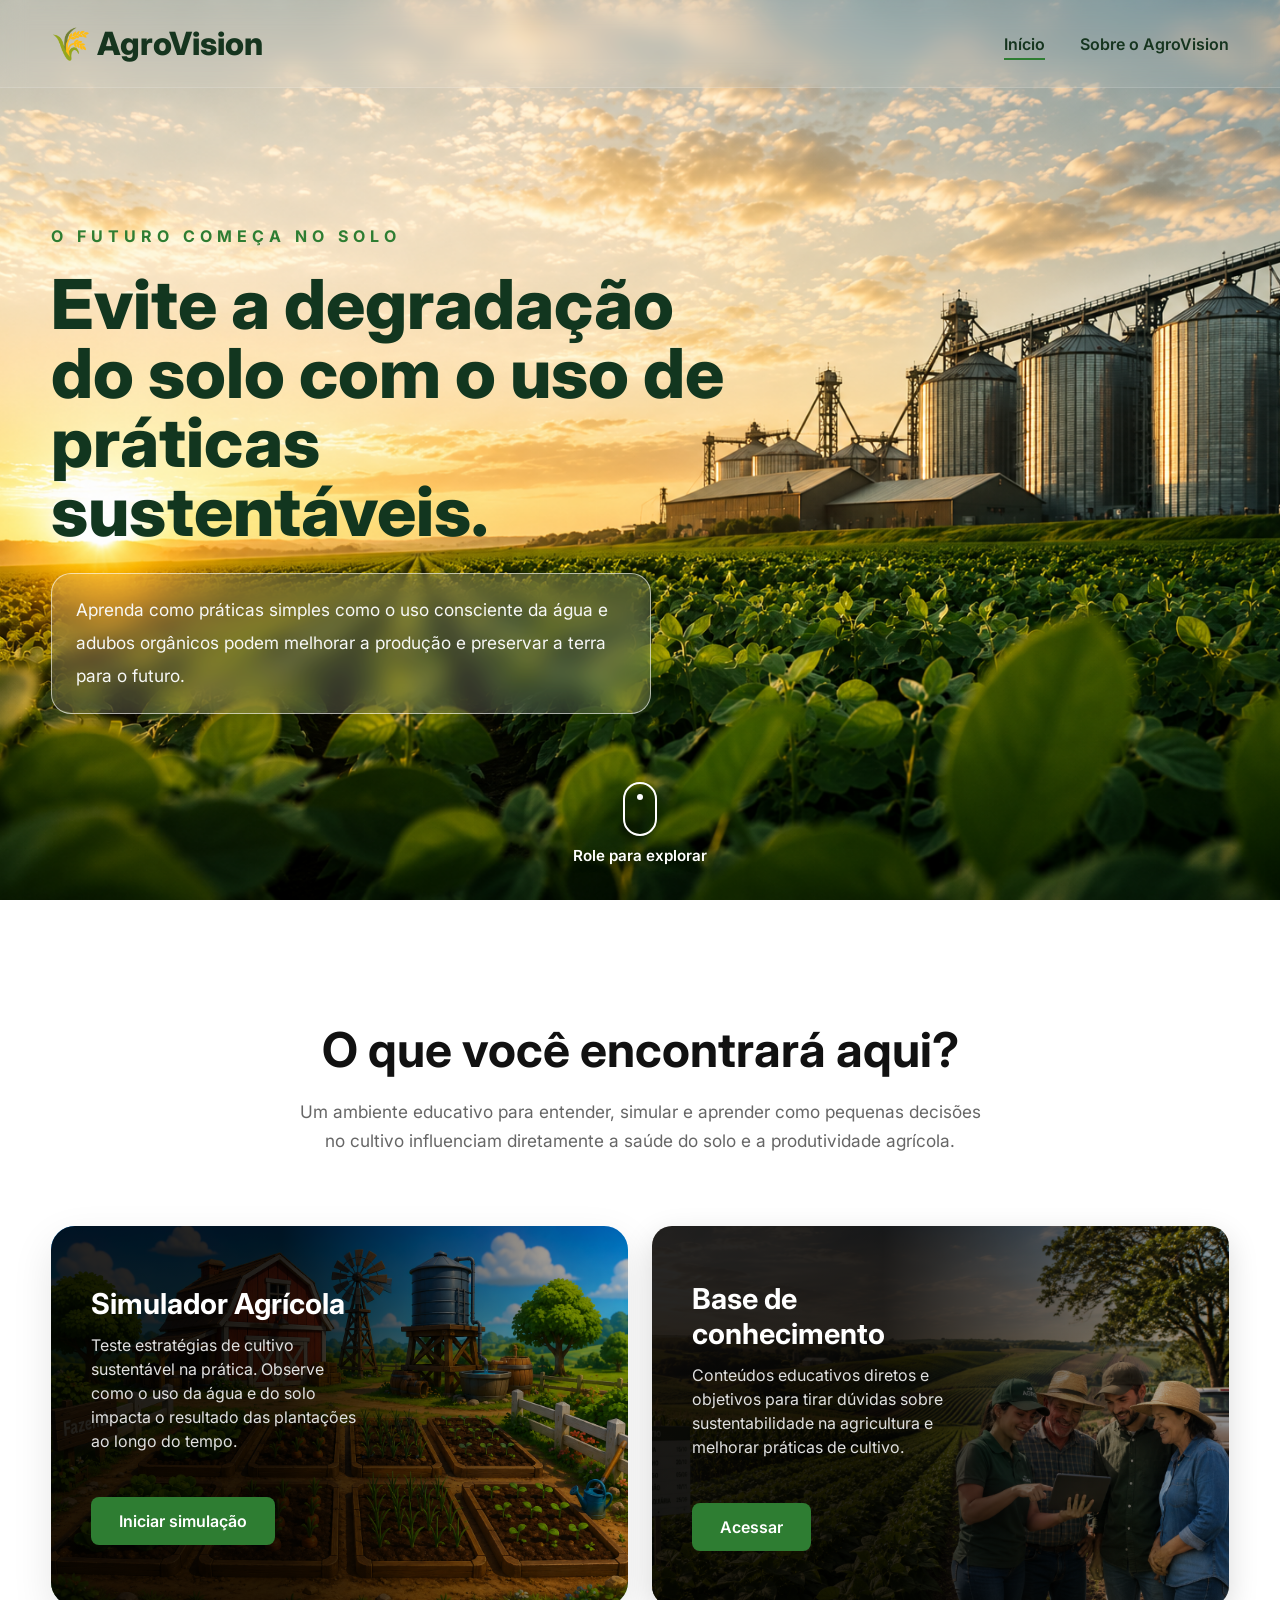
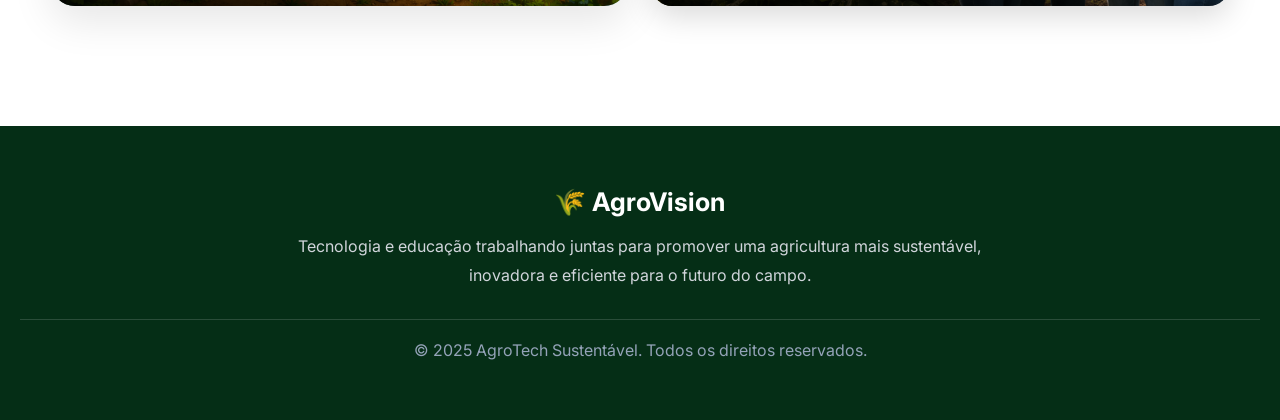
<file: index.html>
<!DOCTYPE html>
<html lang="pt-BR">

<head>

    <meta charset="UTF-8">
    <meta name="viewport" content="width=device-width, initial-scale=1.0">

    <title> AgroVision Sustentável</title>

    <link rel="stylesheet" href="css/style.css">

    <link rel="stylesheet" href="css/animations.css">

    <link rel="stylesheet" href="css/responsive.css">
    
    <link rel="preconnect" href="https://fonts.googleapis.com">

    <link rel="preconnect" href="https://fonts.gstatic.com" crossorigin>

    <link href="https://fonts.googleapis.com/css2?family=Inter:wght@300;400;500;600;700;800&display=swap"
        rel="stylesheet">
</head>

<body>

    <!-- HEADER -->

    <header class="header">

        <div class="container nav">

            <div class="logo">
                🌾 AgroVision
            </div>

            <nav>

                <ul>
                     <li>
                    <a href="index.html" class="active">
                        Início
                    </a>
                </li>

                <li>
                    <a href="modulos/sobre/sobre.html">
                        Sobre o AgroVision
                    </a>
                </li>
                </ul>

            </nav>

        </div>

    </header>

    <!-- HERO -->

    <section class="hero">

        <div class="overlay"></div>

        <div class="container">

            <div class="hero-content fade-up">

                <span class="hero-subtitle">
                    O FUTURO COMEÇA NO SOLO 
                </span>

                <h1>
                    Evite a degradação do solo com o uso de práticas sustentáveis.
                </h1>

                <p class="hero-description">

                    Aprenda como práticas simples como o uso consciente da água e adubos orgânicos podem melhorar a produção e preservar a terra para o futuro.

                </p>

            </div>

        </div>

        <!-- BOTÃO -->

        <a href="#features" class="scroll-down">

    <span class="mouse"></span>

    <span class="scroll-text">
        Role para explorar
    </span>

</a>

    </section>

<!-- FEATURES -->

<section class="features" id="features">

    <div class="container">

        <!-- TÍTULO -->
        <div class="section-title">

            <h2>O que você encontrará aqui?</h2>

            <p>
                Um ambiente educativo para entender, simular e aprender como pequenas decisões no cultivo influenciam diretamente a saúde do solo e a produtividade agrícola.
            </p>

        </div>

        <!-- CARDS -->
        <div class="cards">

            <!-- CARD 1 -->
            <div class="card simulador-card fade-up">

                <img src="assets/imagens/geral/fazenda.png" alt="Simulador">

                <div class="card-content">

                    <h3>Simulador Agrícola</h3>

                    <p>
                        Teste estratégias de cultivo sustentável na prática.
Observe como o uso da água e do solo impacta o resultado das plantações ao longo do tempo.
                    </p>

                    <a href="modulos/simulador/simulador.html" class="botao">
                        Iniciar simulação
                    </a>

                </div>

            </div>

            <!-- CARD 2 -->
            <div class="card fade-up">

                <img src="assets/imagens/geral/TechAgro.png" alt="Central de ajuda">

                <div class="card-content">

                    <h3>Base de conhecimento</h3>

                    <p>
                        Conteúdos educativos diretos e objetivos para tirar dúvidas sobre sustentabilidade na agricultura e melhorar práticas de cultivo.
                    </p>
                    
                     <a href="modulos/conhecimento/conhecimento.html" class="botao">
                        Acessar
                    </a>

                </div>

            </div>

        </div>

    </div>

</section>

<!-- FOOTER -->
<footer>

    <div class="container footer-grid">

        <div class="footer-brand">

            <h3>
                🌾 AgroVision
            </h3>

            <p>
                Tecnologia e educação trabalhando juntas para promover uma
                agricultura mais sustentável, inovadora e eficiente para o
                futuro do campo.
            </p>

        </div>

    </div>

    <div class="copyright">
        <p>&copy; 2025 AgroTech Sustentável. Todos os direitos reservados.</p>
    </div>

</footer>

    <!-- SCRIPTS -->

    <script src="js/script.js"></script>

    <script src="js/scroll.js"></script>

</body>

</html>
</file>
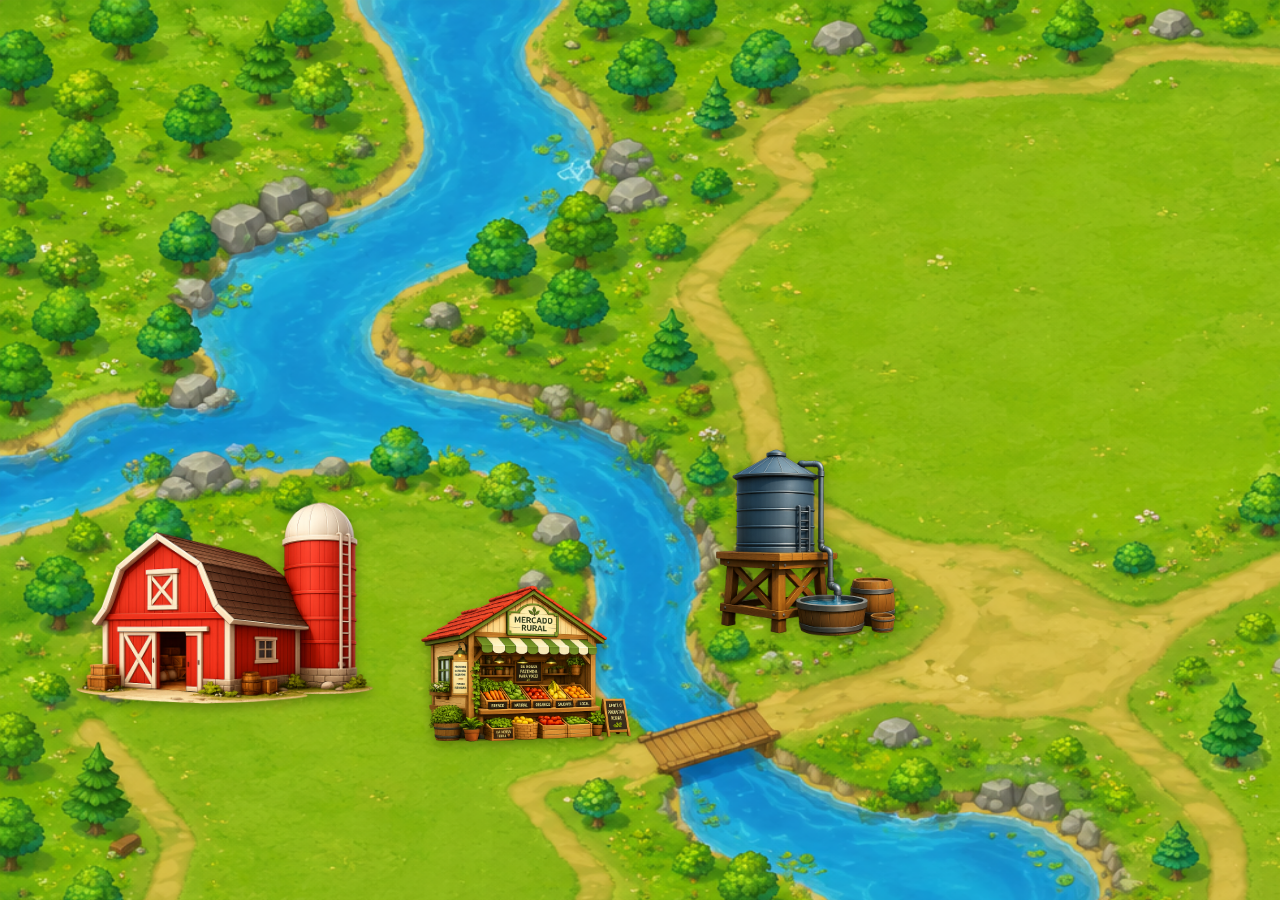
<file: modulos/simulador/simulador.html>
<!DOCTYPE html>
<html lang="pt-br">
<head>
  <meta charset="UTF-8">
  <title>Simulador</title>
  <link rel="stylesheet" href="simulador.css">
</head>
<body>

<div class="viewport">
    
  <div class="world">
    <img src="/assets/imagens/simulador/mapa.png" class="mapa">

    <!-- OBJETOS -->
    <img src="/assets/imagens/simulador/galpao.png" class="objeto galpao">

    <img src="/assets/imagens/simulador/cisterna.png" class="objeto cisterna">

    <img src="/assets/imagens/simulador/mercado.png" class="objeto mercado">

    <div class="plantacao">
  <div class="plantacao">
  <img src="/assets/imagens/simulador/terra.png" class="terra">
  <img src="/assets/imagens/simulador/terra.png" class="terra">
  <img src="/assets/imagens/simulador/terra.png" class="terra">
</div>
</div>

</div>
<!-- ARMAZÉM -->
<div id="armazem" class="armazem oculto">

  <div class="armazem-box">

    <div class="lista">
      <div onclick="mostrar('milho')">🌽 Milho - 50 kg</div>
      <div onclick="mostrar('soja')">🌱 Soja - 40 kg</div>
      <div onclick="mostrar('feijao')">🫘 Feijão - 25 kg</div>
      <div onclick="mostrar('alface')">🥬 Alface - 30 un.</div>
      <div onclick="mostrar('organico')">🧺 Adubo Orgânico - 20</div>
      <div onclick="mostrar('quimico')">🧪 Adubo Químico - 15</div>
    </div>

    <div class="info" id="info">
      <h2>GALPÃO</h2>
      <p>Selecione um item para ver informações.</p>
    </div>

    <button onclick="fechar()">X</button>

  </div>

</div>                 

<script src="simulador.js"></script>

</body>
</html>
</file>
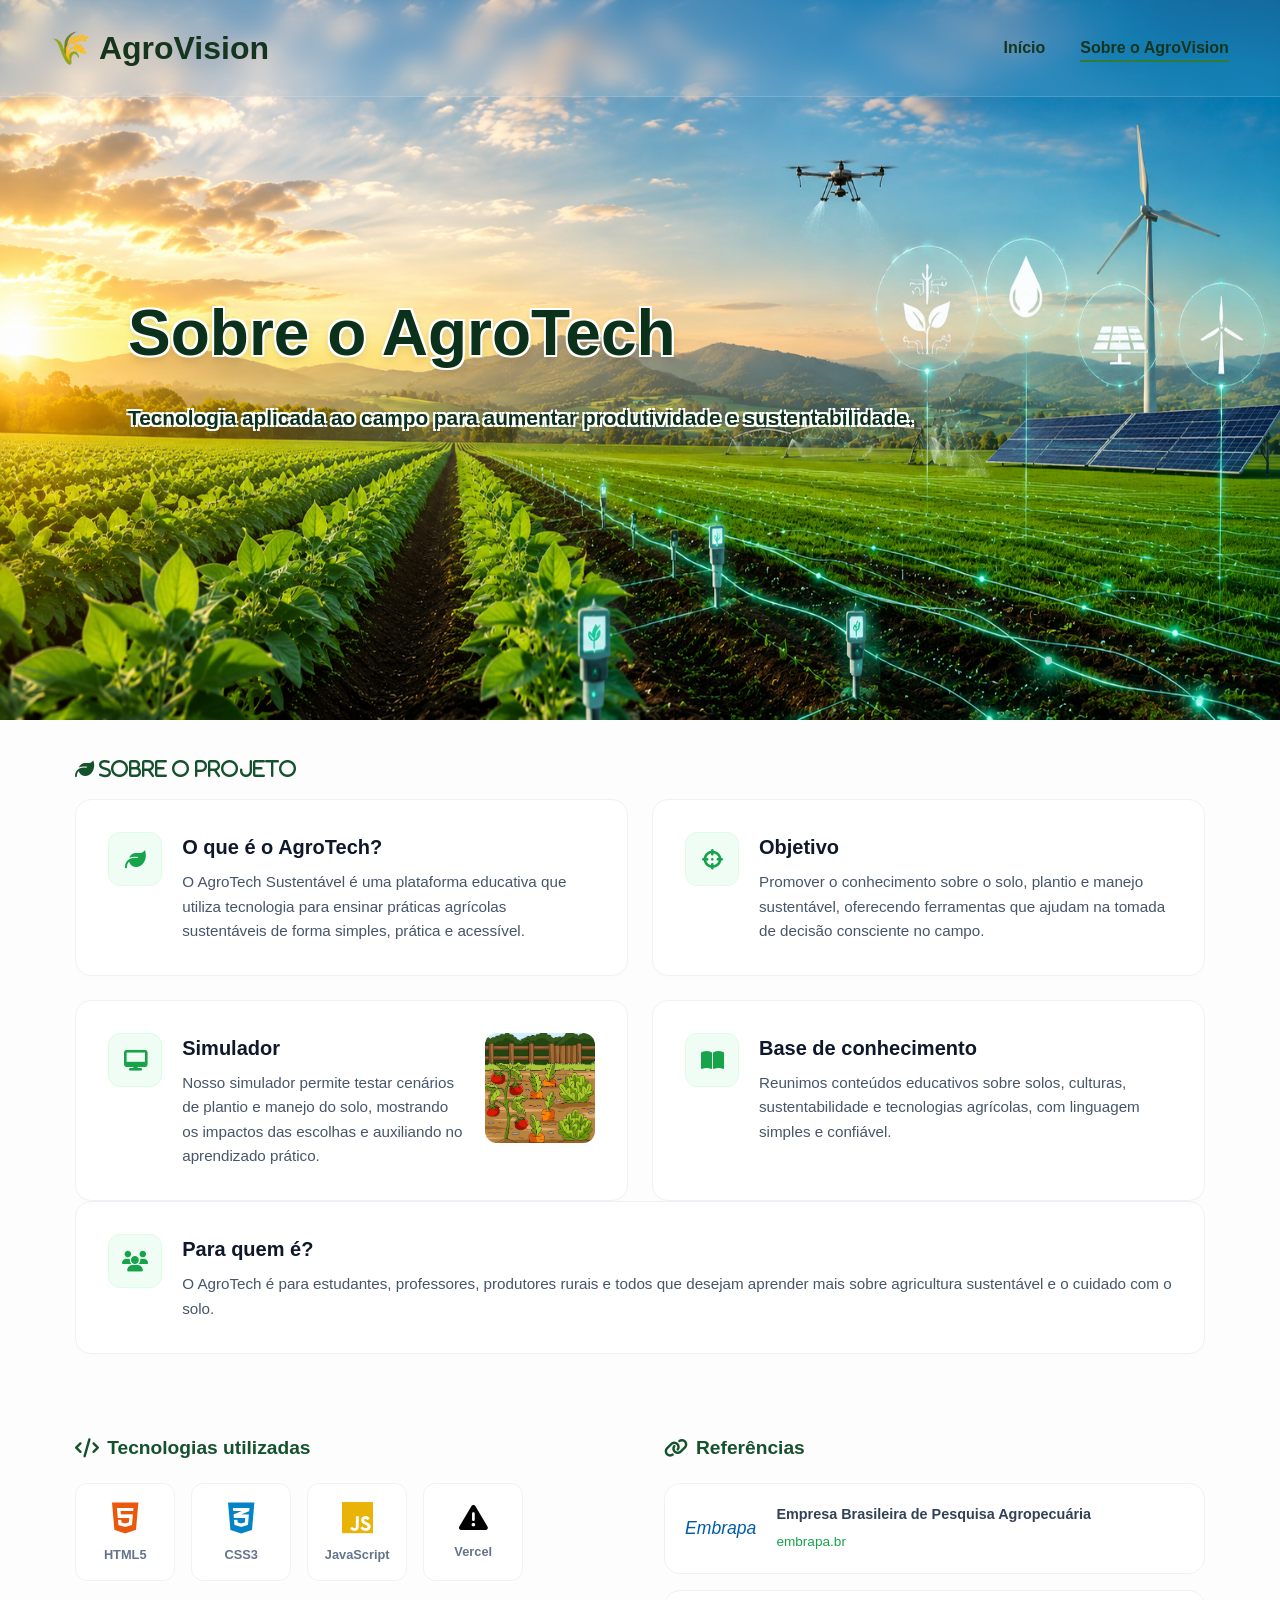
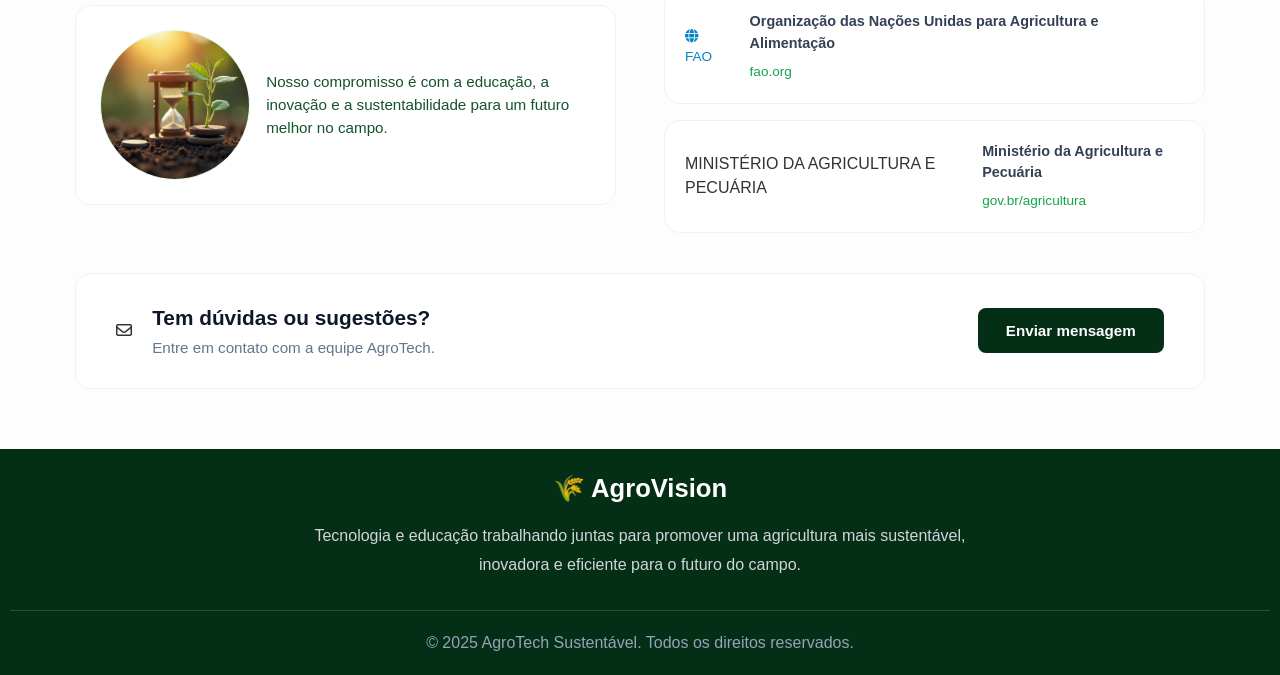
<file: modulos/sobre/sobre.html>
<!DOCTYPE html>
<html lang="pt-BR">
<head>
    <meta charset="UTF-8">
    <meta name="viewport" content="width=device-width, initial-scale=1.0">
    <title>Sobre o AgroVision</title>
    <!-- Link corrigido do FontAwesome para os ícones funcionarem -->
    <link rel="stylesheet" href="https://cdnjs.cloudflare.com/ajax/libs/font-awesome/6.5.0/css/all.min.css">
    <!-- Arquivo de Estilo (Verifique se o nome é style.css ou sobre.css) -->
    <link rel="stylesheet" href="sobre.css">
    <link rel="stylesheet" href="/css/global.css">
    <script src="/js/global.js"></script>
</head>
<body>

    <!-- HEADER -->
    <header class="header">
    <div class="container nav">
        <div class="logo">
            🌾 AgroVision
        </div>

        <nav>
            <ul>
                <li><a href="../../index.html">Início</a></li>
                <li><a href="sobre.html" class="active">Sobre o AgroVision</a></li>
            </ul>
        </nav>
    </div>
</header>

    <!-- HERO / SEÇÃO SOBRE O AGROTECH -->
    <section class="hero">
    <div class="overlay"></div>

    <div class="hero-content">
        <h1>Sobre o AgroTech</h1>
        <p>Tecnologia aplicada ao campo para aumentar produtividade e sustentabilidade.</p>
    </div>
</section>

    <main class="container">
        <!-- SOBRE O PROJETO -->
        <div class="section-title">
            <i class="fa-solid fa-leaf">
                Sobre o projeto
            </i> 
        </div>

        <div class="grid-2x2">
            <!-- Card 1 -->
            <div class="card">
                <div class="card-icon"><i class="fa-solid fa-leaf"></i></div>
                <div class="card-content">
                    <h3>O que é o AgroTech?</h3>
                    <p>O AgroTech Sustentável é uma plataforma educativa que utiliza tecnologia para ensinar práticas agrícolas sustentáveis de forma simples, prática e acessível.</p>
                </div>
            </div>
            <!-- Card 2 -->
            <div class="card">
                <div class="card-icon"><i class="fa-solid fa-crosshairs"></i></div>
                <div class="card-content">
                    <h3>Objetivo</h3>
                    <p>Promover o conhecimento sobre o solo, plantio e manejo sustentável, oferecendo ferramentas que ajudam na tomada de decisão consciente no campo.</p>
                </div>
            </div>
            <!-- Card 3 -->
            <div class="card">
                <div class="card-icon"><i class="fa-solid fa-desktop"></i></div>
                <div class="card-content card-flex">
                    <div>
                        <h3>Simulador</h3>
                        <p>Nosso simulador permite testar cenários de plantio e manejo do solo, mostrando os impactos das escolhas e auxiliando no aprendizado prático.</p>
                    </div>
                    <!-- Imagem alterada para o arquivo correto da foto -->
                    <img src="/assets/imagens/geral/plantas-plantação.jpg" alt="Plantação" class="card-img">

                </div>
            </div>
            <!-- Card 4 -->
            <div class="card">
                <div class="card-icon"><i class="fa-solid fa-book-open"></i></div>
                <div class="card-content">
                    <h3>Base de conhecimento</h3>
                    <p>Reunimos conteúdos educativos sobre solos, culturas, sustentabilidade e tecnologias agrícolas, com linguagem simples e confiável.</p>
                </div>
            </div>
        </div>

        <!-- CARD GRANDE (dentro da grid) -->
    <div class="card card-wide">
        <div class="card-icon">
            <i class="fa-solid fa-users"></i>
        </div>
        <div class="card-content">
            <h3>Para quem é?</h3>
            <p>O AgroTech é para estudantes, professores, produtores rurais e todos que desejam aprender mais sobre agricultura sustentável e o cuidado com o solo.</p>
        </div>
    </div>

        <!-- SEÇÃO DUPLA (TECNOLOGIAS E REFERÊNCIAS) -->
        <div class="split-section">
            <!-- Tecnologias -->
            <div class="tech-box">
                <div class="section-title"><i class="fa-solid fa-code"></i> Tecnologias utilizadas</div>
                <div class="tech-logos">
                    <div class="tech-item html5"><i class="fa-brands fa-html5"></i> <span>HTML5</span></div>
                    <div class="tech-item css3"><i class="fa-brands fa-css3-alt"></i> <span>CSS3</span></div>
                    <div class="tech-item js"><i class="fa-brands fa-js"></i> <span>JavaScript</span></div>
                    <div class="tech-item vercel"><i class="fa-solid fa-triangle-exclamation change-to-vercel"></i> <span>Vercel</span></div>
                </div>
                <div class="compromisso-box">
                    <div class="compromisso-icon"><img src="/assets/imagens/geral/planta.jpg" alt="Planta"></div>
                    <span>Nosso compromisso é com a educação, a inovação e a sustentabilidade para um futuro melhor no campo.</span>
                </div>
            </div>

            <!-- Referências -->
            <div class="ref-box">
                <div class="section-title"><i class="fa-solid fa-link"></i> Referências</div>
                <div class="ref-list">
                    <!-- Embrapa -->
                    <div class="ref-item">
                        <div class="ref-logo-placeholder logo-embrapa">Embrapa</div>
                        <div class="ref-info">
                            <h4>Empresa Brasileira de Pesquisa Agropecuária</h4>
                            <a href="https://embrapa.br" target="_blank">embrapa.br</a>
                        </div>
                    </div>
                    <!-- FAO -->
                    <div class="ref-item">
                        <div class="ref-logo-placeholder logo-fao"><i class="fa-solid fa-globe"></i> FAO</div>
                        <div class="ref-info">
                            <h4>Organização das Nações Unidas para Agricultura e Alimentação</h4>
                            <a href="https://fao.org" target="_blank">fao.org</a>
                        </div>
                    </div>
                    <!-- Ministério -->
                    <div class="ref-item">
                        <div class="ref-logo-placeholder logo-ministerio">MINISTÉRIO DA AGRICULTURA E PECUÁRIA</div>
                        <div class="ref-info">
                            <h4>Ministério da Agricultura e Pecuária</h4>
                            <a href="https://www.gov.br" target="_blank">gov.br/agricultura</a>
                        </div>
                    </div>
                </div>
            </div>
        </div>

        <!-- CTA BANNER -->
        <div class="cta-banner">
            <div class="cta-info">
                <div class="cta-icon-wrapper">
                    <i class="fa-regular fa-envelope"></i>
                </div>
                <div class="cta-text">
                    <h3>Tem dúvidas ou sugestões?</h3>
                    <p>Entre em contato com a equipe AgroTech.</p>
                </div>
            </div>
            <button class="cta-btn" id="btnContato">Enviar mensagem</button>
        </div>
    </main>

    <!-- FOOTER -->
<footer>

    <div class="container footer-grid">

        <div class="footer-brand">

            <h3>
                🌾 AgroVision
            </h3>

            <p>
                Tecnologia e educação trabalhando juntas para promover uma
                agricultura mais sustentável, inovadora e eficiente para o
                futuro do campo.
            </p>

        </div>

    </div>

    <div class="copyright">
        <p>&copy; 2025 AgroTech Sustentável. Todos os direitos reservados.</p>
    </div>

</footer>

    <!-- Script JavaScript -->
    <script src="/modulos/sobre/sobre.js"></script>
</body>
</html>
</file>
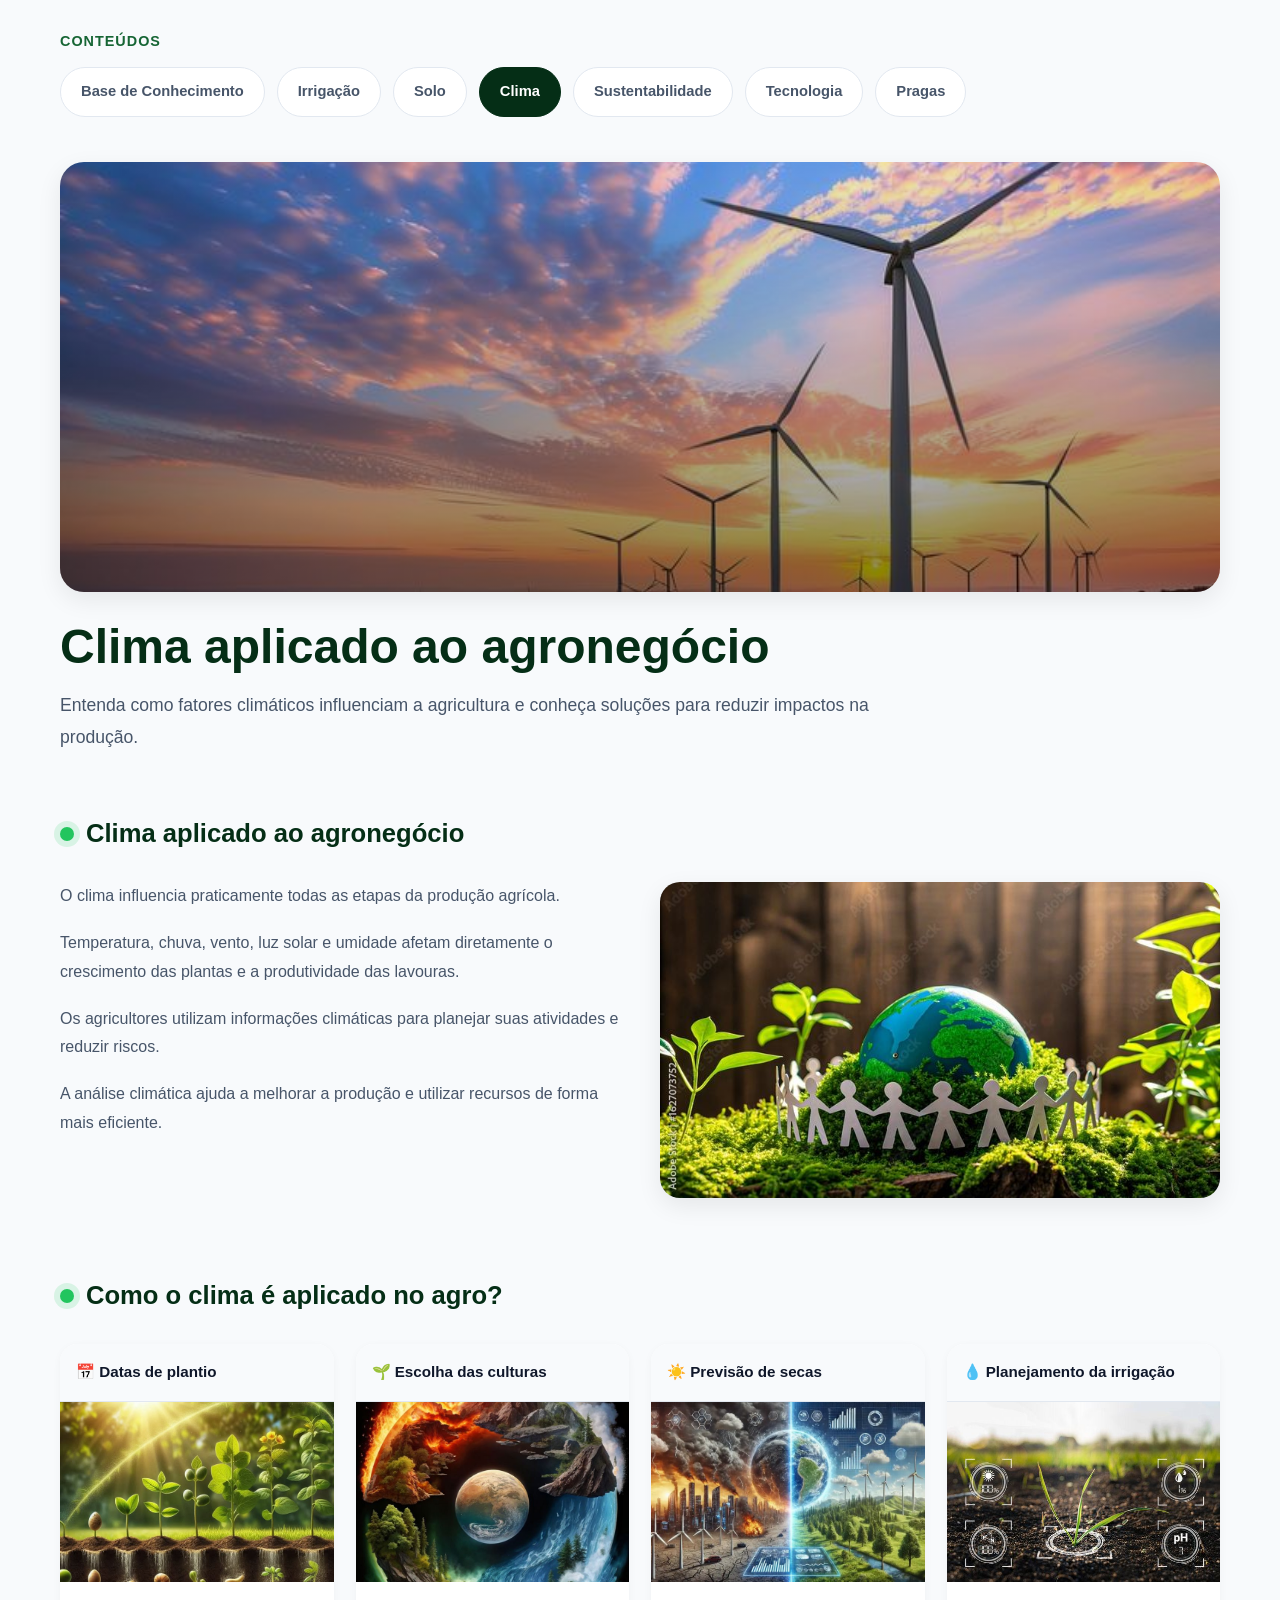
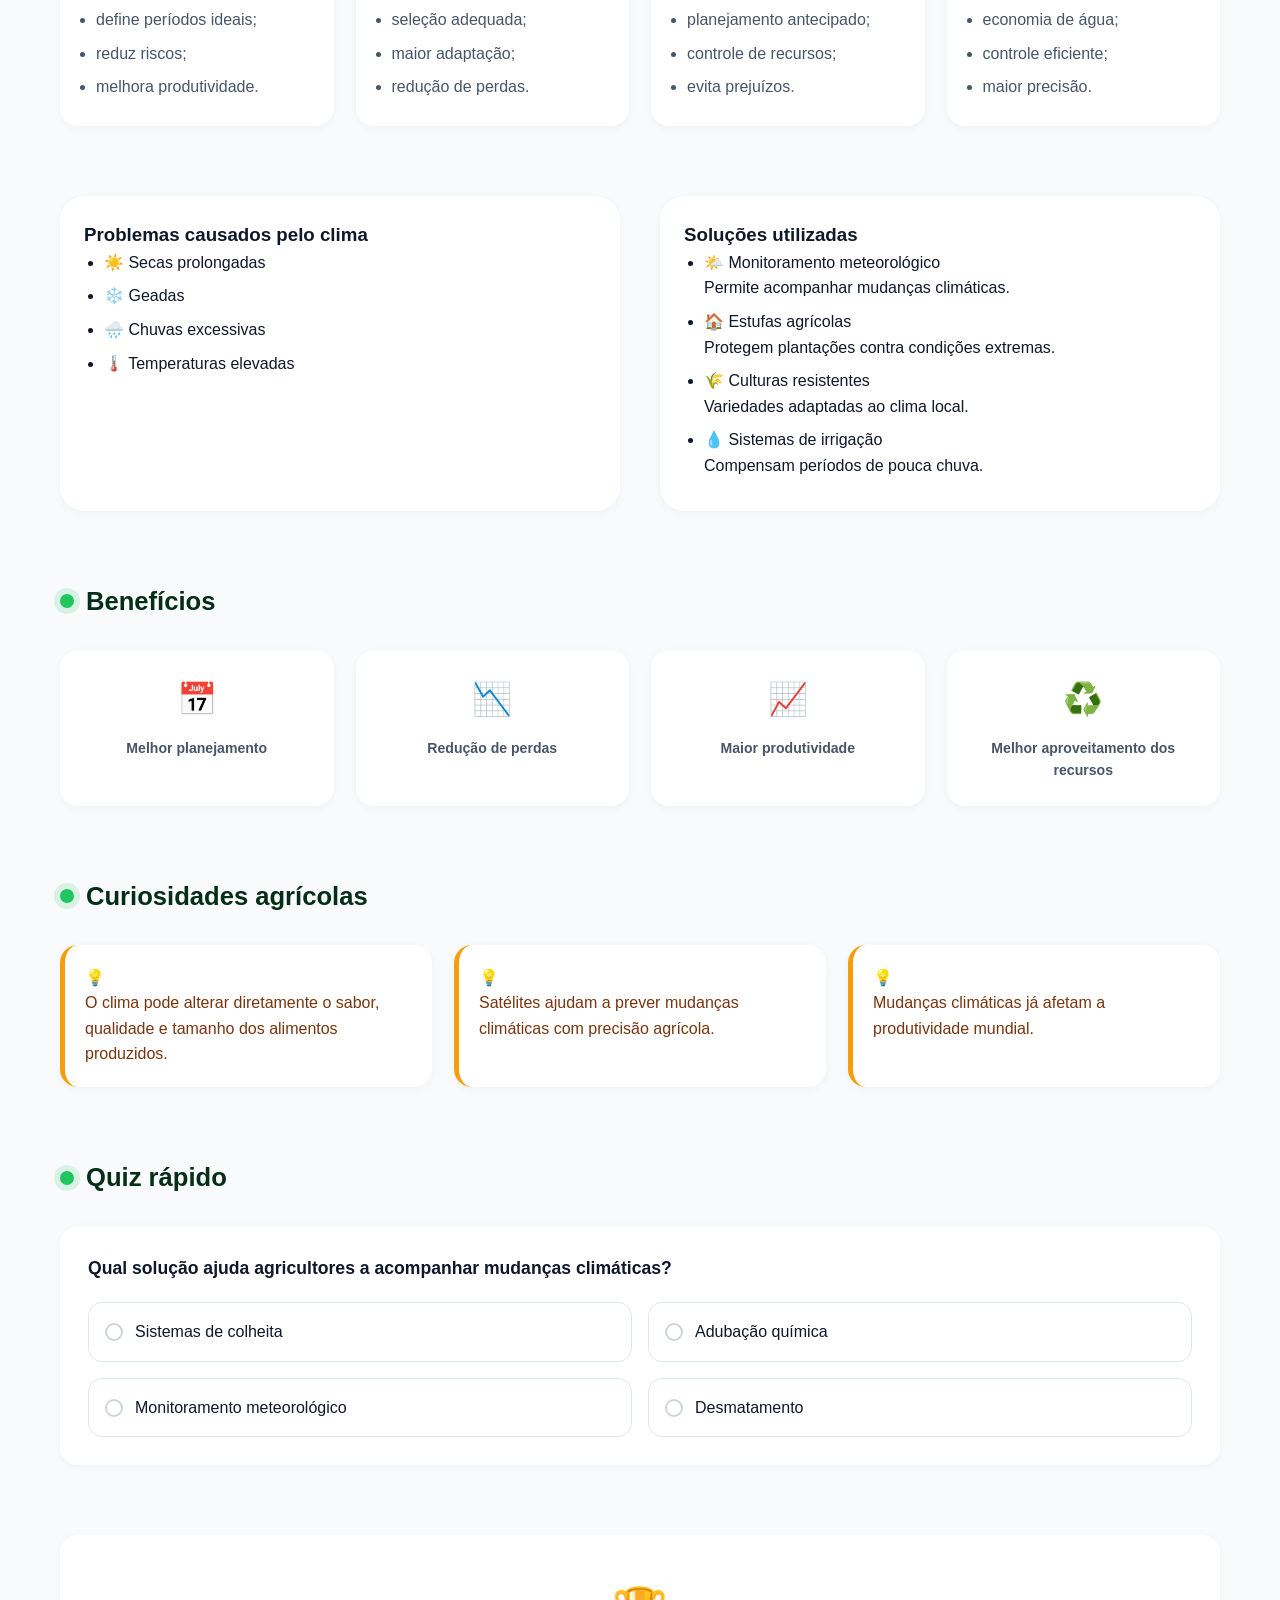
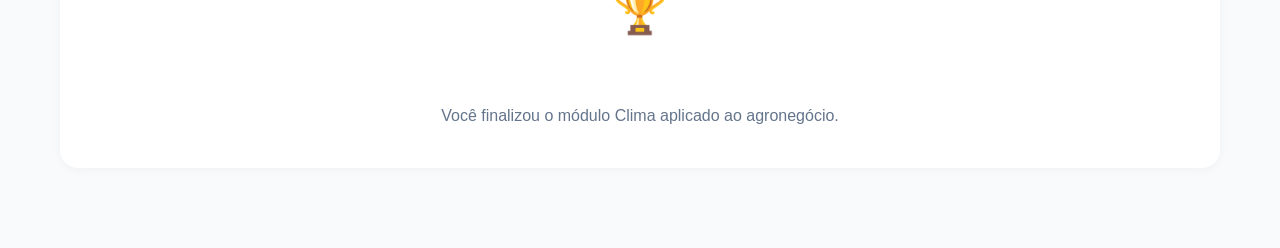
<file: modulos/conhecimento/conteudos/clima.html>
<!DOCTYPE html>
<html lang="pt-BR">

<head>
    <meta charset="UTF-8">
    <meta name="viewport" content="width=device-width, initial-scale=1.0">
    <title>Clima no Agronegócio - AgroTech</title>

    <link rel="stylesheet" href="/modulos/conhecimento/conteudos/conteudos.css">
    <link rel="stylesheet" href="/css/global.css">
</head>

<body>

<main class="main-container">

    <!-- NAV -->
    <section class="conteudos-nav-container">
        <span class="nav-title">Conteúdos</span>

        <div class="tabs-scroll">
            <a href="../conhecimento.html" class="tab-btn">Base de Conhecimento</a>
            <a href="irrigacao.html" class="tab-btn">Irrigação</a>
            <a href="solo.html" class="tab-btn">Solo</a>
            <a href="clima.html" class="tab-btn active">Clima</a>
            <a href="sustentabilidade.html" class="tab-btn">Sustentabilidade</a>
            <a href="tecnologia.html" class="tab-btn">Tecnologia</a>
            <a href="pragas.html" class="tab-btn">Pragas</a>
        </div>
    </section>

    <!-- BANNER -->
    <header class="page-banner">

        <div class="banner-img-wrapper">
            <img src="/assets/imagens/conteudos/clima/banner_clima.jpeg"
                 alt="Clima no agronegócio"
                 class="banner-hero">
        </div>

        <h1 class="main-title">Clima aplicado ao agronegócio</h1>

        <p class="main-description">
            Entenda como fatores climáticos influenciam a agricultura e conheça soluções para reduzir impactos na produção.
        </p>

    </header>

    <!-- INTRO -->
    <section class="section-block">
        <h2 class="section-heading green-icon">Clima aplicado ao agronegócio</h2>

        <div class="grid-2col">

            <div class="text-content">
                <p>O clima influencia praticamente todas as etapas da produção agrícola.</p>
                <p>Temperatura, chuva, vento, luz solar e umidade afetam diretamente o crescimento das plantas e a produtividade das lavouras.</p>
                <p>Os agricultores utilizam informações climáticas para planejar suas atividades e reduzir riscos.</p>
                <p>A análise climática ajuda a melhorar a produção e utilizar recursos de forma mais eficiente.</p>
            </div>

            <div class="image-content">
                <img src="/assets/imagens/conteudos/clima/climatico.jpeg"
                     alt="Monitoramento climático"
                     class="content-img-rounded">
            </div>

        </div>
    </section>

    <!-- APLICAÇÕES -->
    <section class="section-block">
        <h2 class="section-heading green-icon">Como o clima é aplicado no agro?</h2>

        <div class="grid-4col">

            <div class="agro-card">
                <div class="card-header">📅 Datas de plantio</div>
                <img src="/assets/imagens/conteudos/clima/plantio.jpeg" class="card-thumb">
                <div class="card-body">
                    <ul>
                        <li>define períodos ideais;</li>
                        <li>reduz riscos;</li>
                        <li>melhora produtividade.</li>
                    </ul>
                </div>
            </div>

            <div class="agro-card">
                <div class="card-header">🌱 Escolha das culturas</div>
                <img src="/assets/imagens/conteudos/clima/clima_diferente.jpeg" class="card-thumb">
                <div class="card-body">
                    <ul>
                        <li>seleção adequada;</li>
                        <li>maior adaptação;</li>
                        <li>redução de perdas.</li>
                    </ul>
                </div>
            </div>

            <div class="agro-card">
                <div class="card-header">☀️ Previsão de secas</div>
                <img src="/assets/imagens/conteudos/clima/previsao.jpeg" class="card-thumb">
                <div class="card-body">
                    <ul>
                        <li>planejamento antecipado;</li>
                        <li>controle de recursos;</li>
                        <li>evita prejuízos.</li>
                    </ul>
                </div>
            </div>

            <div class="agro-card">
                <div class="card-header">💧 Planejamento da irrigação</div>
                <img src="/assets/imagens/conteudos/clima/irrigar.jpeg" class="card-thumb">
                <div class="card-body">
                    <ul>
                        <li>economia de água;</li>
                        <li>controle eficiente;</li>
                        <li>maior precisão.</li>
                    </ul>
                </div>
            </div>

        </div>
    </section>

    <!-- PROBLEMAS + SOLUÇÕES -->
    <section class="section-block grid-2col gap-large">

        <div class="panel panel-danger">
            <h3 class="panel-title red-icon">Problemas causados pelo clima</h3>
            <ul class="panel-list danger-list">
                <li>☀️ Secas prolongadas</li>
                <li>❄️ Geadas</li>
                <li>🌧️ Chuvas excessivas</li>
                <li>🌡️ Temperaturas elevadas</li>
            </ul>
        </div>

        <div class="panel panel-success">
            <h3 class="panel-title check-icon">Soluções utilizadas</h3>

            <ul class="panel-list-detailed">

                <li>
                    <div class="item-title">🌤️ Monitoramento meteorológico</div>
                    <p>Permite acompanhar mudanças climáticas.</p>
                </li>

                <li>
                    <div class="item-title">🏠 Estufas agrícolas</div>
                    <p>Protegem plantações contra condições extremas.</p>
                </li>

                <li>
                    <div class="item-title">🌾 Culturas resistentes</div>
                    <p>Variedades adaptadas ao clima local.</p>
                </li>

                <li>
                    <div class="item-title">💧 Sistemas de irrigação</div>
                    <p>Compensam períodos de pouca chuva.</p>
                </li>

            </ul>
        </div>

    </section>

    <!-- BENEFÍCIOS -->
    <section class="section-block">
        <h2 class="section-heading green-icon">Benefícios</h2>

        <div class="grid-4col">

            <div class="benefit-item">
                <div class="benefit-icon">📅</div>
                <p>Melhor planejamento</p>
            </div>

            <div class="benefit-item">
                <div class="benefit-icon">📉</div>
                <p>Redução de perdas</p>
            </div>

            <div class="benefit-item">
                <div class="benefit-icon">📈</div>
                <p>Maior produtividade</p>
            </div>

            <div class="benefit-item">
                <div class="benefit-icon">♻️</div>
                <p>Melhor aproveitamento dos recursos</p>
            </div>

        </div>
    </section>

    <!-- CURIOSIDADES -->
    <section class="section-block">
        <h2 class="section-heading green-icon">Curiosidades agrícolas</h2>

        <div class="grid-3col">

            <div class="curiosity-box">
                <span class="curiosity-icon">💡</span>
                <p>O clima pode alterar diretamente o sabor, qualidade e tamanho dos alimentos produzidos.</p>
            </div>

            <div class="curiosity-box">
                <span class="curiosity-icon">💡</span>
                <p>Satélites ajudam a prever mudanças climáticas com precisão agrícola.</p>
            </div>

            <div class="curiosity-box">
                <span class="curiosity-icon">💡</span>
                <p>Mudanças climáticas já afetam a produtividade mundial.</p>
            </div>

        </div>
    </section>

    <!-- QUIZ -->
    <section class="section-block quiz-section">

        <h2 class="section-heading green-icon">Quiz rápido</h2>

        <div class="quiz-container">

            <p class="quiz-question">
                Qual solução ajuda agricultores a acompanhar mudanças climáticas?
            </p>

            <form id="quiz-form" class="quiz-options-grid">

                <label class="quiz-option">
                    <input type="radio" name="quiz-answer" value="a">
                    <span class="radio-custom"></span> Sistemas de colheita
                </label>

                <label class="quiz-option">
                    <input type="radio" name="quiz-answer" value="b">
                    <span class="radio-custom"></span> Adubação química
                </label>

                <label class="quiz-option correct-target">
                    <input type="radio" name="quiz-answer" value="c">
                    <span class="radio-custom"></span> Monitoramento meteorológico
                </label>

                <label class="quiz-option">
                    <input type="radio" name="quiz-answer" value="d">
                    <span class="radio-custom"></span> Desmatamento
                </label>

            </form>

            <div id="quiz-feedback" class="quiz-feedback-box"></div>

        </div>
    </section>

    <!-- FOOTER -->
    <footer class="content-footer-card">
        <div class="trophy-icon">🏆</div>
        <h3 class="footer-card-title">Conteúdo concluído</h3>
        <p class="footer-card-sub">Você finalizou o módulo Clima aplicado ao agronegócio.</p>
    </footer>

</main>

<script src="/js/global.js"></script>
<script src="/modulos/conhecimento/conteudos/conteudos.js"></script>

</body>
</html>
</file>
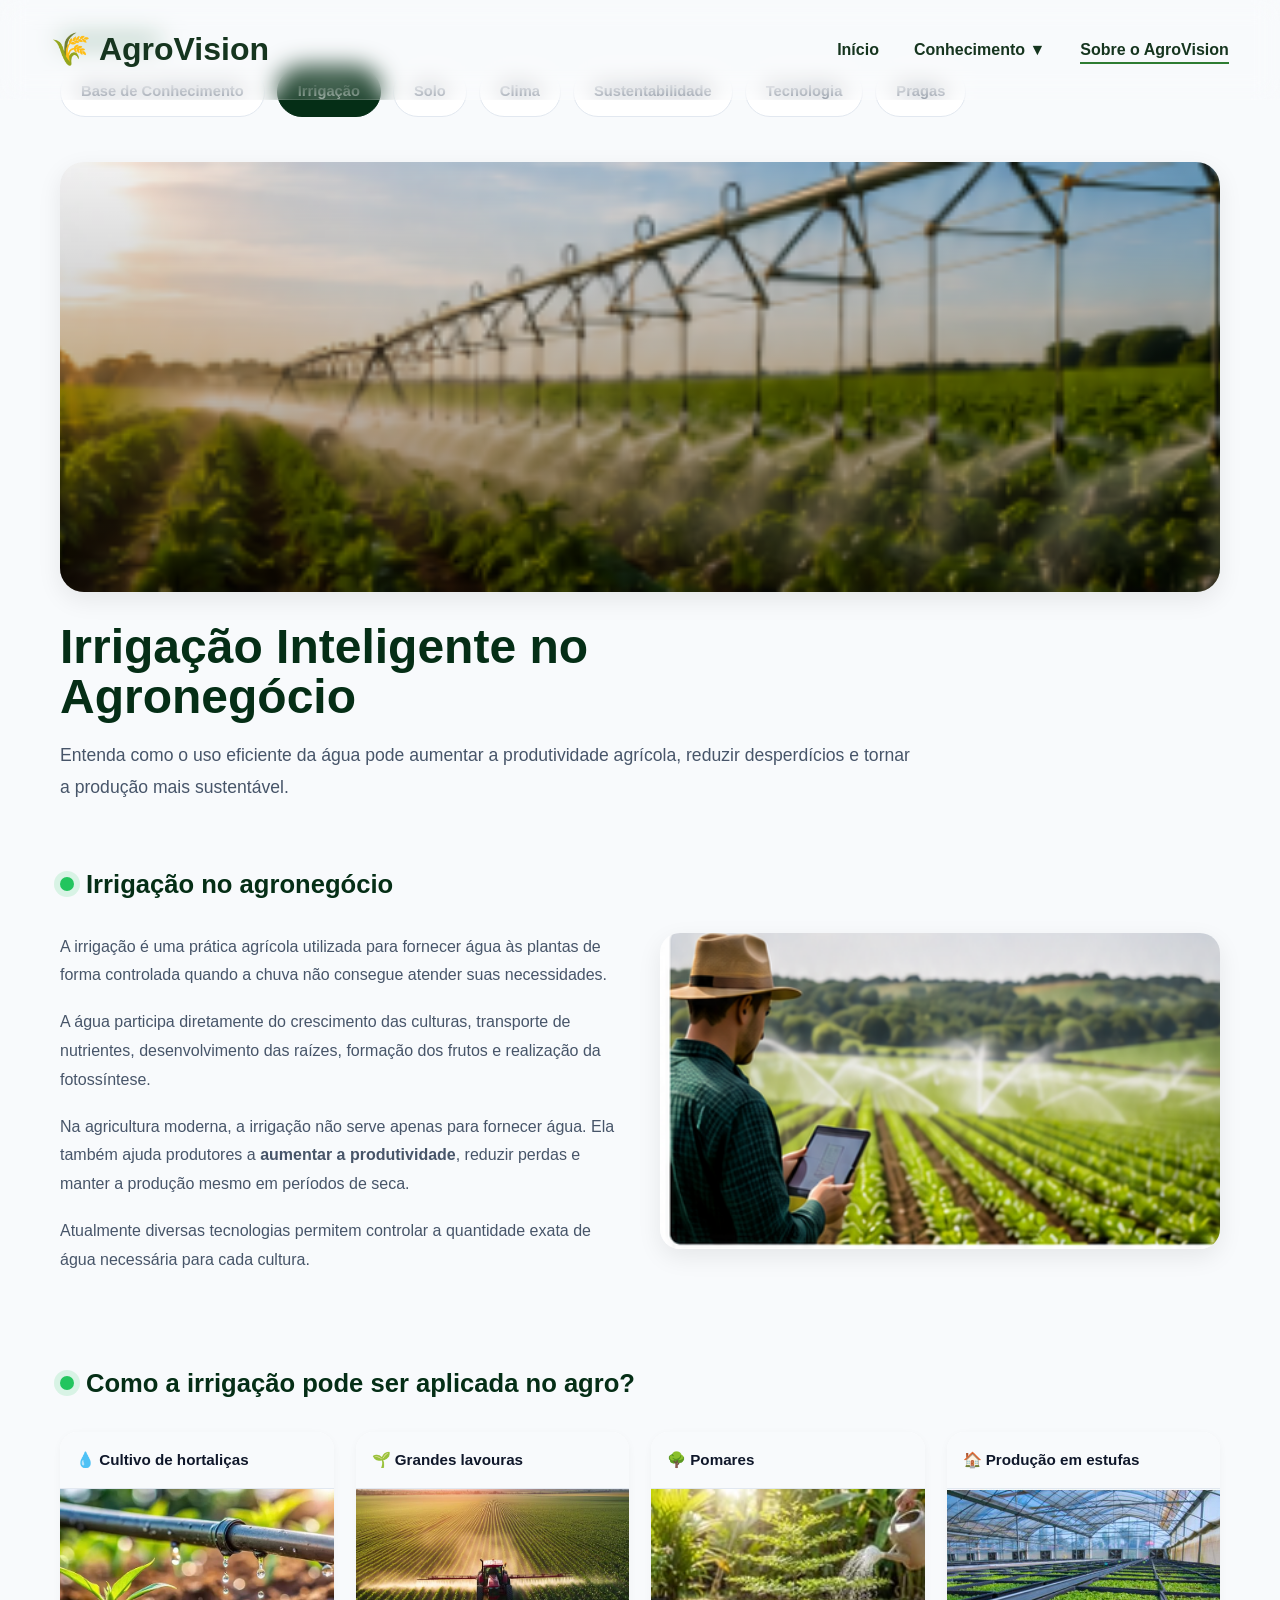
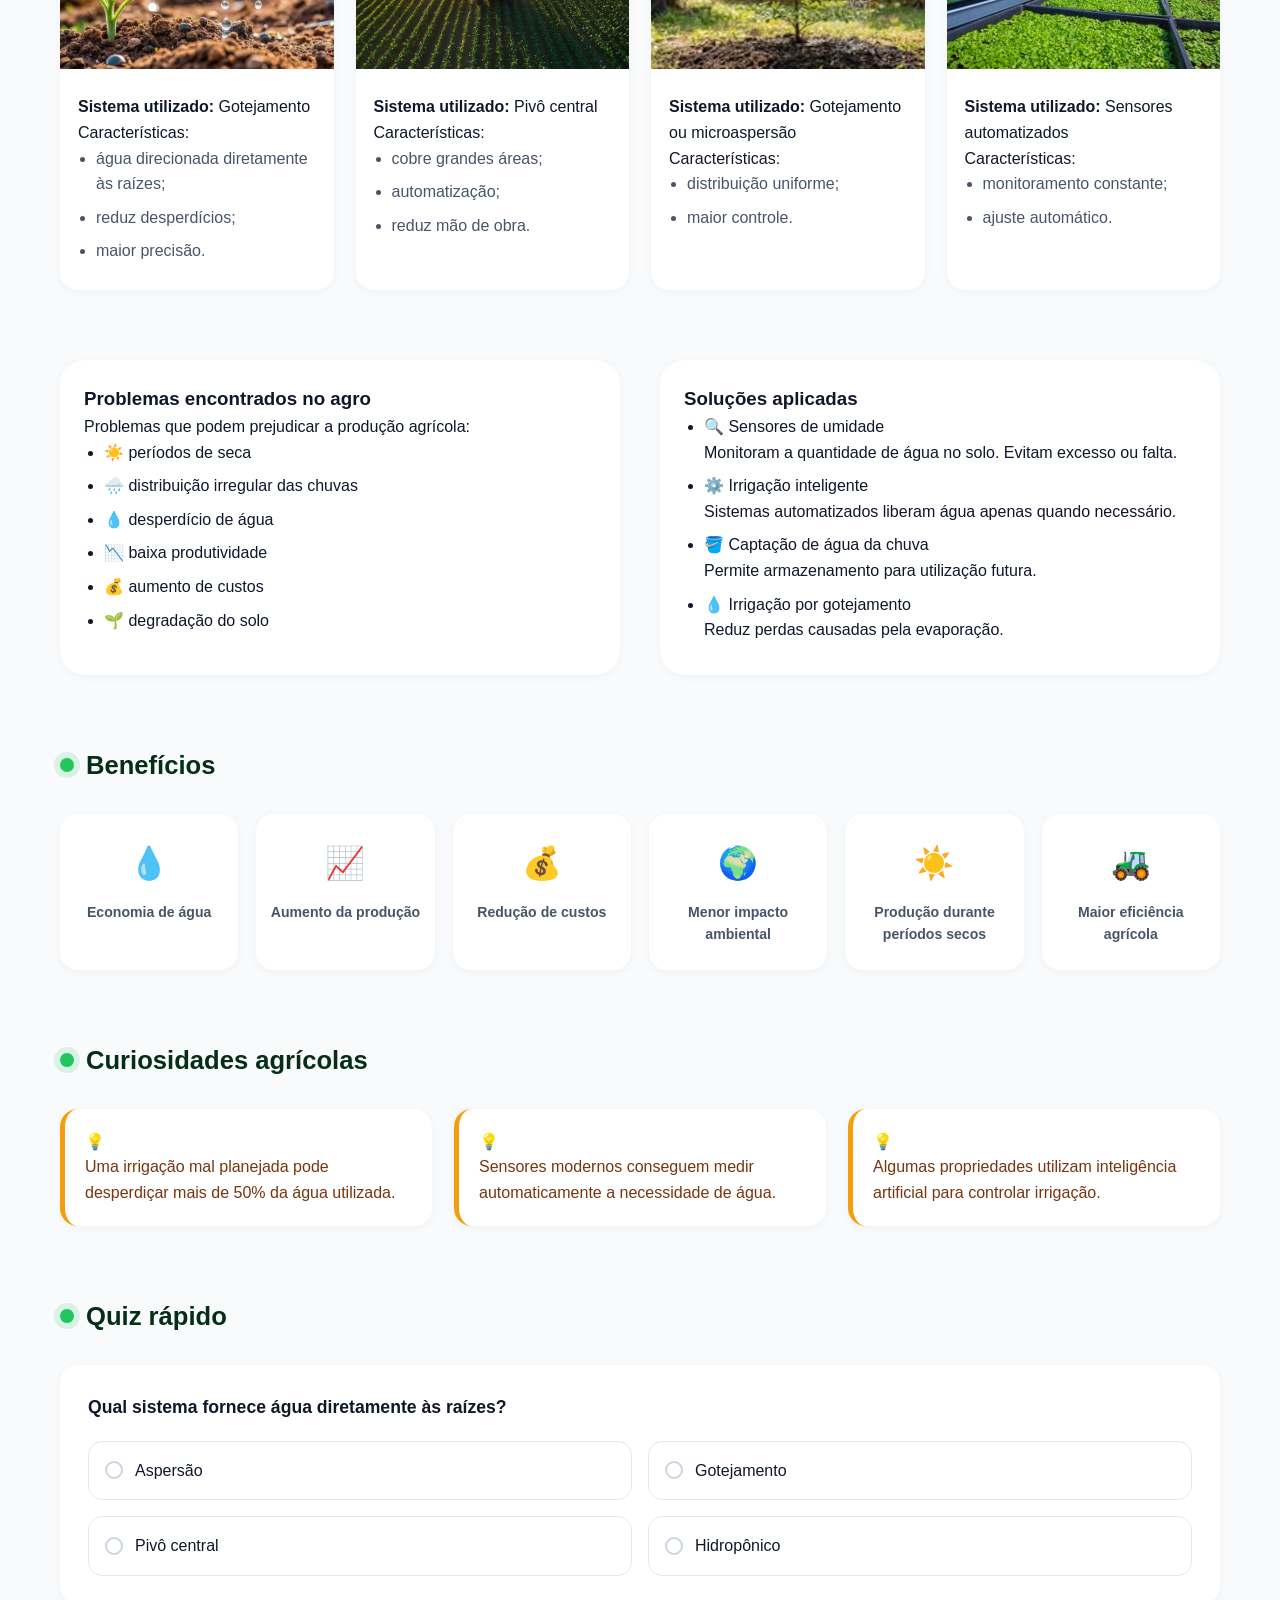
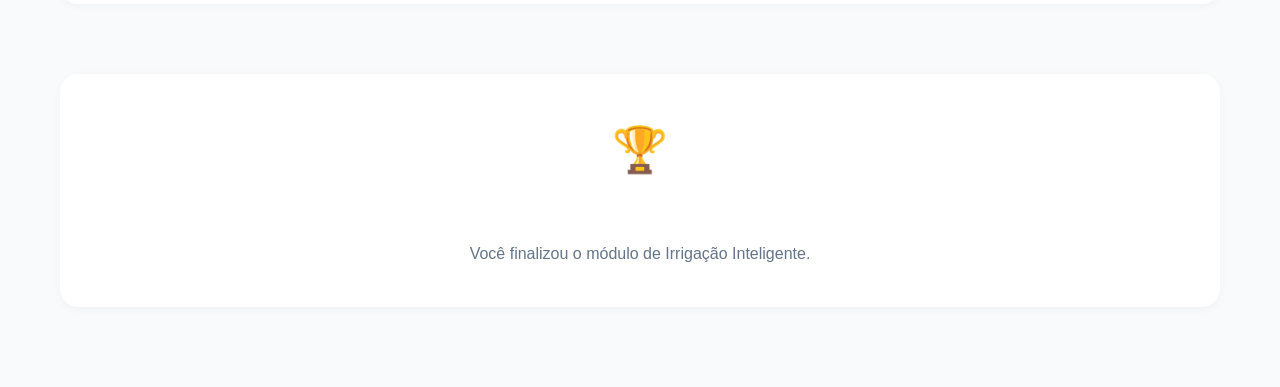
<file: modulos/conhecimento/conteudos/irrigacao.html>
<!DOCTYPE html>
<html lang="pt-BR">
<head>
    <meta charset="UTF-8">
    <meta name="viewport" content="width=device-width, initial-scale=1.0">
    <title>Irrigação Inteligente no Agronegócio - AgroTech</title>
    <!-- Links para os estilos globais do seu projeto -->
    <link rel="stylesheet" href="/modulos/conhecimento/conteudos/conteudos.css">
    <link rel="stylesheet" href="/css/global.css">
    <script src="/js/global.js"></script>
</head>
<body>

    <!-- HEADER -->
    <header class="header">
    <div class="container nav">
        <div class="logo">
            🌾 AgroVision
        </div>

        <nav>
            <ul>
                <li><a href="../../index.html">Início</a></li>
                <li>
                    <a href="/modulos/conhecimento/conhecimento.html">
                        Conhecimento ▼
                    </a>
                </li>
                <li><a href="sobre.html" class="active">Sobre o AgroVision</a></li>
           </ul>
        </nav>
    </div>
</header>
    <main class="main-container">
        
        <!-- Abas Superiores de Navegação de Conteúdos -->
        <section class="conteudos-nav-container">
            <span class="nav-title">Conteúdos</span>
            <div class="tabs-scroll">
                <a href="../conhecimento.html" class="tab-btn">Base de Conhecimento</a>
                <a href="irrigacao.html" class="tab-btn active">Irrigação</a>
                <a href="solo.html" class="tab-btn">Solo</a>
                <a href="clima.html" class="tab-btn">Clima</a>
                <a href="sustentabilidade.html" class="tab-btn">Sustentabilidade</a>
                <a href="tecnologia.html" class="tab-btn">Tecnologia</a>
                <a href="pragas.html" class="tab-btn">Pragas</a>
            </div>
        </section>

        <!-- Banner Principal -->
        <header class="page-banner">
            <div class="banner-img-wrapper">
                <img src="/assets/imagens/conteudos/irrigacao/irrigacao.png" alt="Pivô de Irrigação" class="banner-hero">
            </div>
            <h1 class="main-title">Irrigação Inteligente no Agronegócio</h1>
            <p class="main-description">
                Entenda como o uso eficiente da água pode aumentar a produtividade agrícola, reduzir desperdícios e tornar a produção mais sustentável.
            </p>
        </header>

        <!-- Seção: Irrigação no Agronegócio -->
        <section class="section-block">
            <h2 class="section-heading green-icon">Irrigação no agronegócio</h2>
            <div class="grid-2col">
                <div class="text-content">
                    <p>A irrigação é uma prática agrícola utilizada para fornecer água às plantas de forma controlada quando a chuva não consegue atender suas necessidades.</p>
                    <p>A água participa diretamente do crescimento das culturas, transporte de nutrientes, desenvolvimento das raízes, formação dos frutos e realização da fotossíntese.</p>
                    <p>Na agricultura moderna, a irrigação não serve apenas para fornecer água. Ela também ajuda produtores a <strong>aumentar a produtividade</strong>, reduzir perdas e manter a produção mesmo em períodos de seca.</p>
                    <p>Atualmente diversas tecnologias permitem controlar a quantidade exata de água necessária para cada cultura.</p>
                </div>
                <div class="image-content">
                    <img src="/assets/imagens/conteudos/irrigacao/produtor_irrigacao.png" alt="Produtor analisando irrigação via tablet" class="content-img-rounded">
                </div>
            </div>
        </section>

        <!-- Seção: Aplicação no Agro -->
        <section class="section-block">
            <h2 class="section-heading green-icon">Como a irrigação pode ser aplicada no agro?</h2>
            <div class="grid-4col">
                <!-- Card 1 -->
                <div class="agro-card">
                    <div class="card-header">
                        <span class="icon-drop">💧</span> Cultivo de hortaliças
                    </div>
                    <img src="/assets/imagens/conteudos/irrigacao/hortalicas.jpeg" alt="Hortaliças" class="card-thumb">
                    <div class="card-body">
                        <p class="system-tag"><strong>Sistema utilizado:</strong> Gotejamento</p>
                        <p class="features-title">Características:</p>
                        <ul>
                            <li>água direcionada diretamente às raízes;</li>
                            <li>reduz desperdícios;</li>
                            <li>maior precisão.</li>
                        </ul>
                    </div>
                </div>
                <!-- Card 2 -->
                <div class="agro-card">
                    <div class="card-header">
                        <span class="icon-sprout">🌱</span> Grandes lavouras
                    </div>
                    <img src="/assets/imagens/conteudos/irrigacao/irrigar_soja.jpeg" alt="Pivô central" class="card-thumb">
                    <div class="card-body">
                        <p class="system-tag"><strong>Sistema utilizado:</strong> Pivô central</p>
                        <p class="features-title">Características:</p>
                        <ul>
                            <li>cobre grandes áreas;</li>
                            <li>automatização;</li>
                            <li>reduz mão de obra.</li>
                        </ul>
                    </div>
                </div>
                <!-- Card 3 -->
                <div class="agro-card">
                    <div class="card-header">
                        <span class="icon-tree">🌳</span> Pomares
                    </div>
                    <img src="/assets/imagens/conteudos/irrigacao/regar.jpeg" alt="Pomares" class="card-thumb">
                    <div class="card-body">
                        <p class="system-tag"><strong>Sistema utilizado:</strong> Gotejamento ou microaspersão</p>
                        <p class="features-title">Características:</p>
                        <ul>
                            <li>distribuição uniforme;</li>
                            <li>maior controle.</li>
                        </ul>
                    </div>
                </div>
                <!-- Card 4 -->
                <div class="agro-card">
                    <div class="card-header">
                        <span class="icon-house">🏠</span> Produção em estufas
                    </div>
                    <img src="/assets/imagens/conteudos/irrigacao/estufa.jpeg" alt="Estufas" class="card-thumb">
                    <div class="card-body">
                        <p class="system-tag"><strong>Sistema utilizado:</strong> Sensores automatizados</p>
                        <p class="features-title">Características:</p>
                        <ul>
                            <li>monitoramento constante;</li>
                            <li>ajuste automático.</li>
                        </ul>
                    </div>
                </div>
            </div>
        </section>

        <!-- Problemas e Soluções -->
        <section class="section-block grid-2col gap-large">
            <!-- Box Problemas -->
            <div class="panel panel-danger">
                <h3 class="panel-title red-icon">Problemas encontrados no agro</h3>
                <p class="panel-subtitle">Problemas que podem prejudicar a produção agrícola:</p>
                <ul class="panel-list danger-list">
                    <li><span class="li-icon">☀️</span> períodos de seca</li>
                    <li><span class="li-icon">🌧️</span> distribuição irregular das chuvas</li>
                    <li><span class="li-icon">💧</span> desperdício de água</li>
                    <li><span class="li-icon">📉</span> baixa produtividade</li>
                    <li><span class="li-icon">💰</span> aumento de custos</li>
                    <li><span class="li-icon">🌱</span> degradação do solo</li>
                </ul>
            </div>

            <!-- Box Soluções -->
            <div class="panel panel-success">
                <h3 class="panel-title check-icon">Soluções aplicadas</h3>
                <ul class="panel-list-detailed">
                    <li>
                        <div class="item-title"><span class="li-icon">🔍</span> Sensores de umidade</div>
                        <p>Monitoram a quantidade de água no solo. Evitam excesso ou falta.</p>
                    </li>
                    <li>
                        <div class="item-title"><span class="li-icon">⚙️</span> Irrigação inteligente</div>
                        <p>Sistemas automatizados liberam água apenas quando necessário.</p>
                    </li>
                    <li>
                        <div class="item-title"><span class="li-icon">🪣</span> Captação de água da chuva</div>
                        <p>Permite armazenamento para utilização futura.</p>
                    </li>
                    <li>
                        <div class="item-title"><span class="li-icon">💧</span> Irrigação por gotejamento</div>
                        <p>Reduz perdas causadas pela evaporação.</p>
                    </li>
                </ul>
            </div>
        </section>

        <!-- Benefícios -->
        <section class="section-block">
            <h2 class="section-heading green-icon">Benefícios</h2>
            <div class="grid-6col">
                <div class="benefit-item">
                    <div class="benefit-icon">💧</div>
                    <p>Economia de água</p>
                </div>
                <div class="benefit-item">
                    <div class="benefit-icon">📈</div>
                    <p>Aumento da produção</p>
                </div>
                <div class="benefit-item">
                    <div class="benefit-icon">💰</div>
                    <p>Redução de custos</p>
                </div>
                <div class="benefit-item">
                    <div class="benefit-icon">🌍</div>
                    <p>Menor impacto ambiental</p>
                </div>
                <div class="benefit-item">
                    <div class="benefit-icon">☀️</div>
                    <p>Produção durante períodos secos</p>
                </div>
                <div class="benefit-item">
                    <div class="benefit-icon">🚜</div>
                    <p>Maior eficiência agrícola</p>
                </div>
            </div>
        </section>

        <!-- Curiosidades -->
        <section class="section-block">
            <h2 class="section-heading green-icon">Curiosidades agrícolas</h2>
            <div class="grid-3col">
                <div class="curiosity-box">
                    <span class="curiosity-icon">💡</span>
                    <p>Uma irrigação mal planejada pode desperdiçar mais de 50% da água utilizada.</p>
                </div>
                <div class="curiosity-box">
                    <span class="curiosity-icon">💡</span>
                    <p>Sensores modernos conseguem medir automaticamente a necessidade de água.</p>
                </div>
                <div class="curiosity-box">
                    <span class="curiosity-icon">💡</span>
                    <p>Algumas propriedades utilizam inteligência artificial para controlar irrigação.</p>
                </div>
            </div>
        </section>

        <!-- Quiz Rápido -->
        <section class="section-block quiz-section">
            <h2 class="section-heading green-icon">Quiz rápido</h2>
            <div class="quiz-container">
                <p class="quiz-question">Qual sistema fornece água diretamente às raízes?</p>
                
                <form id="quiz-form" class="quiz-options-grid">
                    <label class="quiz-option">
                        <input type="radio" name="quiz-answer" value="aspersao">
                        <span class="radio-custom"></span> Aspersão
                    </label>
                    <label class="quiz-option correct-target">
                        <input type="radio" name="quiz-answer" value="gotejamento">
                        <span class="radio-custom"></span> Gotejamento
                    </label>
                    <label class="quiz-option">
                        <input type="radio" name="quiz-answer" value="pivo">
                        <span class="radio-custom"></span> Pivô central
                    </label>
                    <label class="quiz-option">
                        <input type="radio" name="quiz-answer" value="hidroponico">
                        <span class="radio-custom"></span> Hidropônico
                    </label>
                </form>
                <div id="quiz-feedback" class="quiz-feedback-box"></div>
            </div>
        </section>

        <!-- Conteúdo Concluído Footer -->
        <footer class="content-footer-card">
            <div class="trophy-icon">🏆</div>
            <h3 class="footer-card-title">Conteúdo concluído</h3>
            <p class="footer-card-sub">Você finalizou o módulo de Irrigação Inteligente.</p>
        </footer>

    </main>

    <script src="/js/global.js"></script>
    <script src="/modulos/conhecimento/conteudos/conteudos.js"></script>
</body>
</html>
</file>
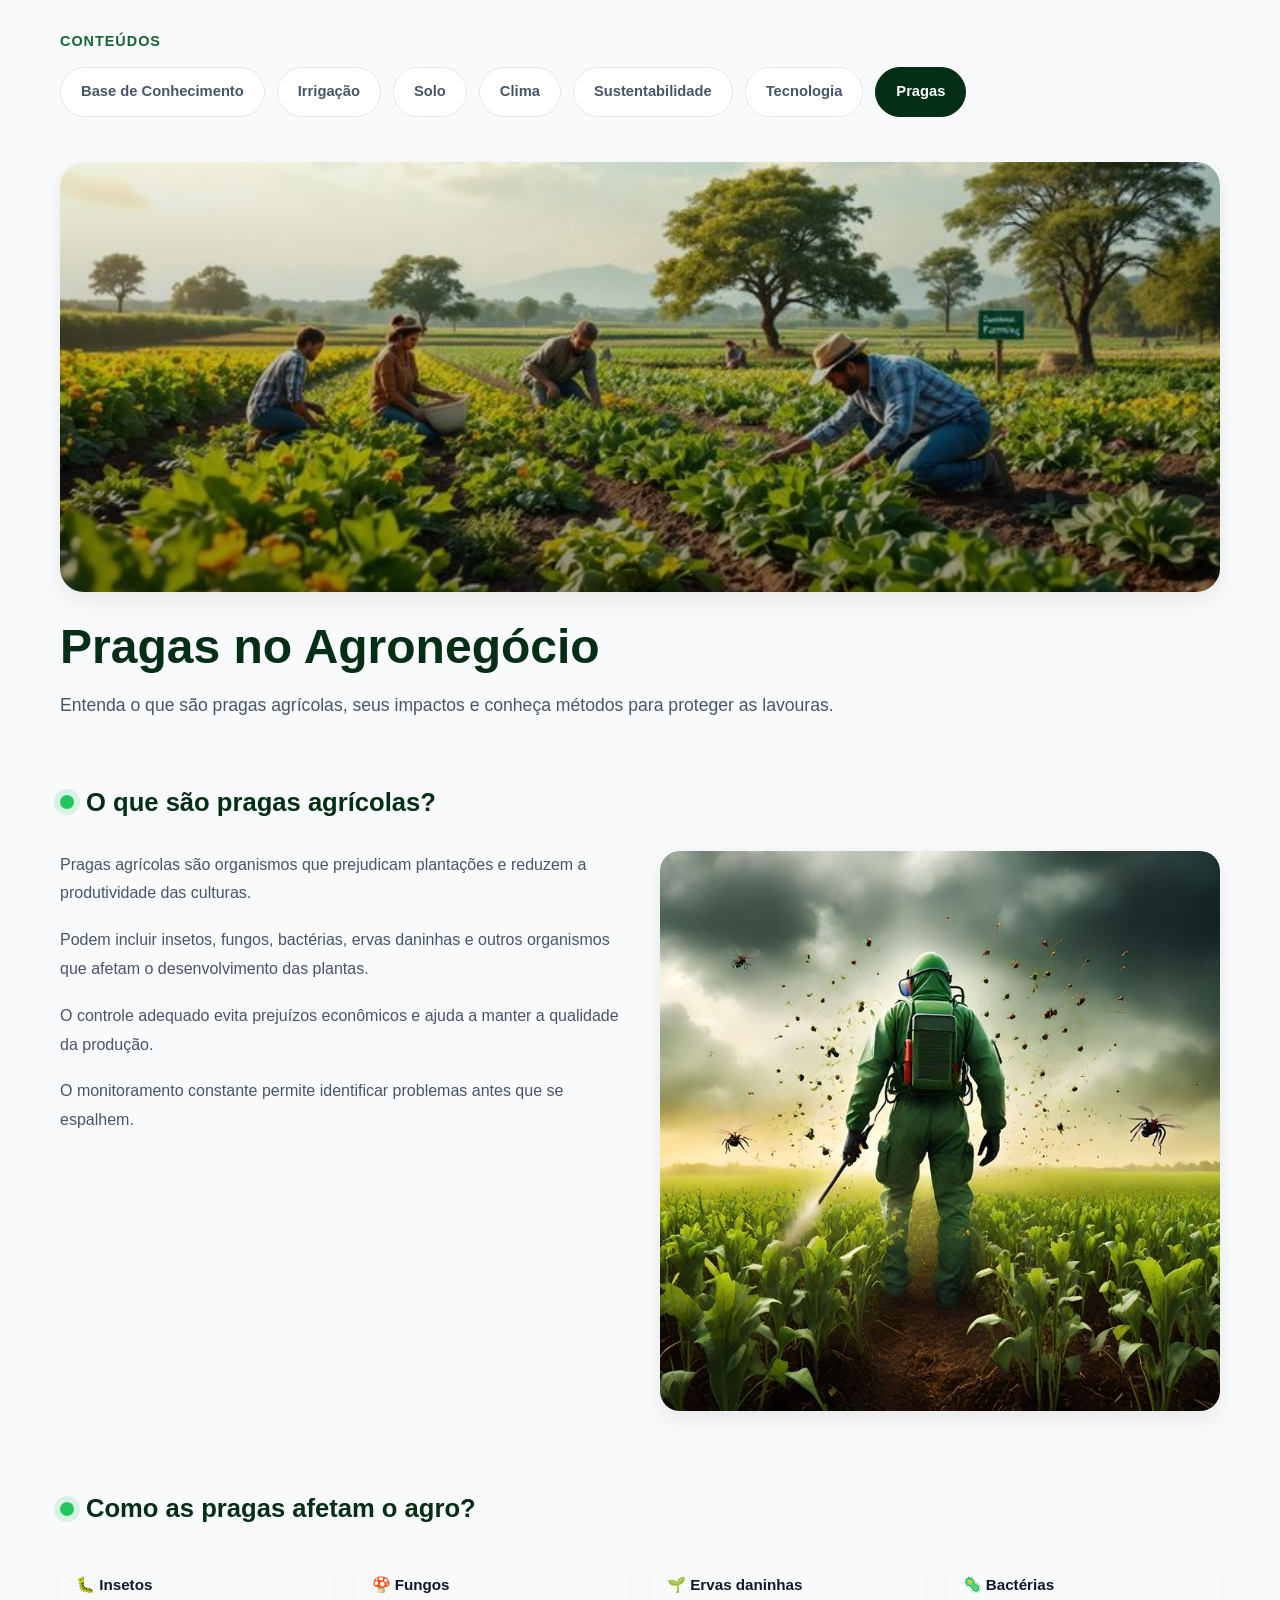
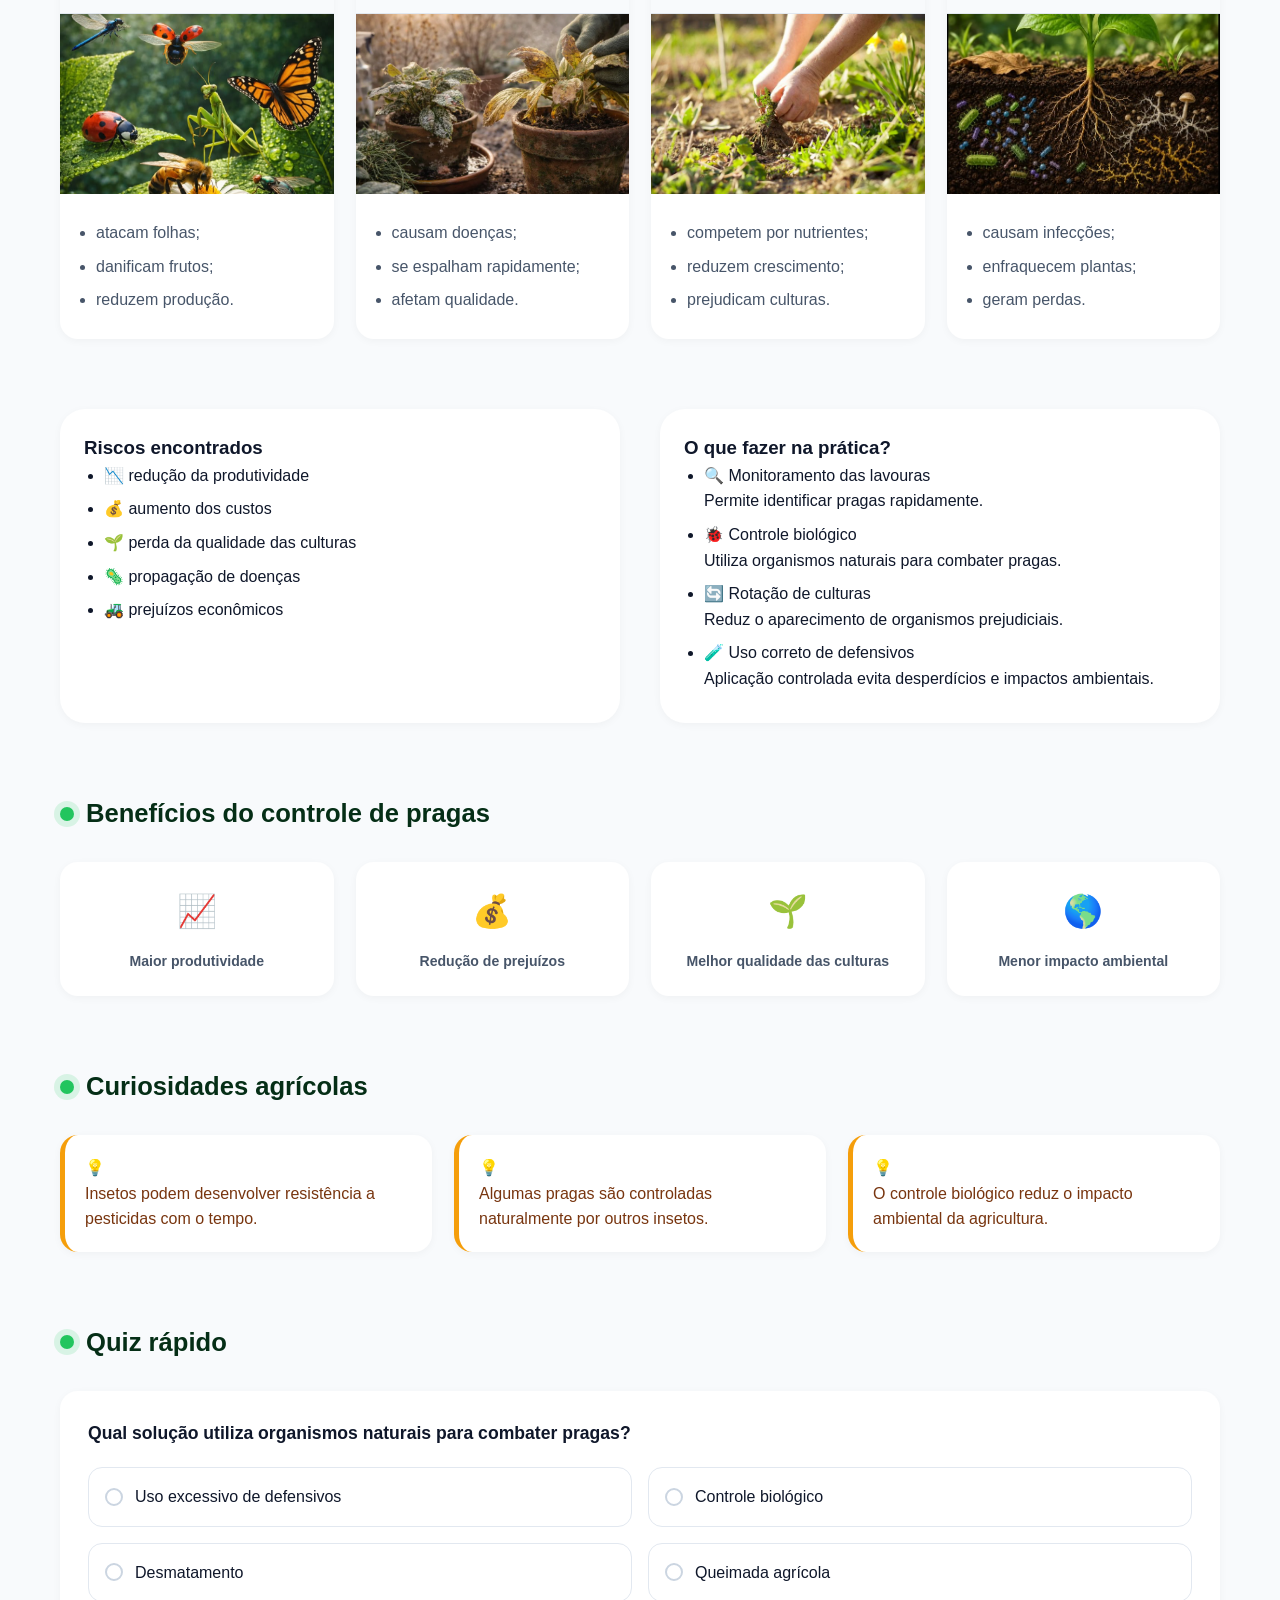
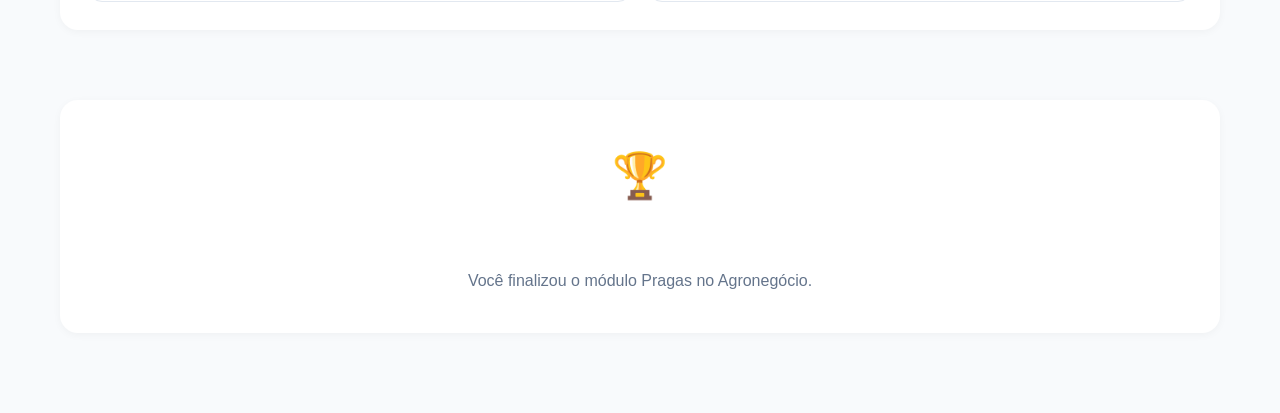
<file: modulos/conhecimento/conteudos/pragas.html>
<!DOCTYPE html>
<html lang="pt-BR">
<head>

<meta charset="UTF-8">
<meta name="viewport" content="width=device-width, initial-scale=1.0">

<title>Pragas no Agronegócio - AgroTech</title>

<link rel="stylesheet" href="/modulos/conhecimento/conteudos/conteudos.css">
<link rel="stylesheet" href="/css/global.css">

</head>

<body>

<main class="main-container">

<section class="conteudos-nav-container">

<span class="nav-title">Conteúdos</span>

<div class="tabs-scroll">

<a href="../conhecimento.html" class="tab-btn">Base de Conhecimento</a>
<a href="irrigacao.html" class="tab-btn">Irrigação</a>
<a href="solo.html" class="tab-btn">Solo</a>
<a href="clima.html" class="tab-btn">Clima</a>
<a href="sustentabilidade.html" class="tab-btn">Sustentabilidade</a>
<a href="tecnologia.html" class="tab-btn">Tecnologia</a>
<a href="pragas.html" class="tab-btn active">Pragas</a>

</div>

</section>

<header class="page-banner">

<div class="banner-img-wrapper">

<img src="/assets/imagens/conteudos/pragas/plantação_saudavel.jpeg"
class="banner-hero">

</div>

<h1 class="main-title">
Pragas no Agronegócio
</h1>

<p class="main-description">
Entenda o que são pragas agrícolas, seus impactos e conheça métodos para proteger as lavouras.
</p>

</header>


<section class="section-block">

<h2 class="section-heading green-icon">
O que são pragas agrícolas?
</h2>

<div class="grid-2col">

<div class="text-content">

<p>
Pragas agrícolas são organismos que prejudicam plantações e reduzem a produtividade das culturas.
</p>

<p>
Podem incluir insetos, fungos, bactérias, ervas daninhas e outros organismos que afetam o desenvolvimento das plantas.
</p>

<p>
O controle adequado evita prejuízos econômicos e ajuda a manter a qualidade da produção.
</p>

<p>
O monitoramento constante permite identificar problemas antes que se espalhem.
</p>

</div>

<div class="image-content">

<img src="/assets/imagens/conteudos/pragas/pragas_agricolas.jpeg"
class="content-img-rounded">

</div>

</div>

</section>



<section class="section-block">

<h2 class="section-heading green-icon">
Como as pragas afetam o agro?
</h2>

<div class="grid-4col">

<div class="agro-card">

<div class="card-header">
🐛 Insetos
</div>

<img src="/assets/imagens/conteudos/pragas/insetos.jpeg"
class="card-thumb">

<div class="card-body">

<ul>

<li>atacam folhas;</li>
<li>danificam frutos;</li>
<li>reduzem produção.</li>

</ul>

</div>

</div>


<div class="agro-card">

<div class="card-header">
🍄 Fungos
</div>

<img src="/assets/imagens/conteudos/pragas/fungos.png"
class="card-thumb">

<div class="card-body">

<ul>

<li>causam doenças;</li>
<li>se espalham rapidamente;</li>
<li>afetam qualidade.</li>

</ul>

</div>

</div>


<div class="agro-card">

<div class="card-header">
🌱 Ervas daninhas
</div>

<img src="/assets/imagens/conteudos/pragas/ervas.jpeg"
class="card-thumb">

<div class="card-body">

<ul>

<li>competem por nutrientes;</li>
<li>reduzem crescimento;</li>
<li>prejudicam culturas.</li>

</ul>

</div>

</div>


<div class="agro-card">

<div class="card-header">
🦠 Bactérias
</div>

<img src="/assets/imagens/conteudos/pragas/bacterias.jpeg"
class="card-thumb">

<div class="card-body">

<ul>

<li>causam infecções;</li>
<li>enfraquecem plantas;</li>
<li>geram perdas.</li>

</ul>

</div>

</div>

</div>

</section>



<section class="section-block grid-2col gap-large">

<div class="panel panel-danger">

<h3 class="panel-title red-icon">
Riscos encontrados
</h3>

<ul class="panel-list danger-list">

<li>📉 redução da produtividade</li>

<li>💰 aumento dos custos</li>

<li>🌱 perda da qualidade das culturas</li>

<li>🦠 propagação de doenças</li>

<li>🚜 prejuízos econômicos</li>

</ul>

</div>



<div class="panel panel-success">

<h3 class="panel-title check-icon">
O que fazer na prática?
</h3>

<ul class="panel-list-detailed">

<li>

<div class="item-title">
🔍 Monitoramento das lavouras
</div>

<p>
Permite identificar pragas rapidamente.
</p>

</li>


<li>

<div class="item-title">
🐞 Controle biológico
</div>

<p>
Utiliza organismos naturais para combater pragas.
</p>

</li>


<li>

<div class="item-title">
🔄 Rotação de culturas
</div>

<p>
Reduz o aparecimento de organismos prejudiciais.
</p>

</li>


<li>

<div class="item-title">
🧪 Uso correto de defensivos
</div>

<p>
Aplicação controlada evita desperdícios e impactos ambientais.
</p>

</li>

</ul>

</div>

</section>



<section class="section-block">

<h2 class="section-heading green-icon">
Benefícios do controle de pragas
</h2>

<div class="grid-4col">

<div class="benefit-item">

<div class="benefit-icon">📈</div>

<p>
Maior produtividade
</p>

</div>


<div class="benefit-item">

<div class="benefit-icon">💰</div>

<p>
Redução de prejuízos
</p>

</div>


<div class="benefit-item">

<div class="benefit-icon">🌱</div>

<p>
Melhor qualidade das culturas
</p>

</div>


<div class="benefit-item">

<div class="benefit-icon">🌎</div>

<p>
Menor impacto ambiental
</p>

</div>

</div>

</section>
<!-- CURIOSIDADES -->
<section class="section-block">
    <h2 class="section-heading green-icon">Curiosidades agrícolas</h2>

    <div class="grid-3col">

        <div class="curiosity-box">
            <span class="curiosity-icon">💡</span>
            <p>Insetos podem desenvolver resistência a pesticidas com o tempo.</p>
        </div>

        <div class="curiosity-box">
            <span class="curiosity-icon">💡</span>
            <p>Algumas pragas são controladas naturalmente por outros insetos.</p>
        </div>

        <div class="curiosity-box">
            <span class="curiosity-icon">💡</span>
            <p>O controle biológico reduz o impacto ambiental da agricultura.</p>
        </div>

    </div>
</section>

<!-- QUIZ -->
<section class="section-block quiz-section">

    <h2 class="section-heading green-icon">Quiz rápido</h2>

    <div class="quiz-container">

        <p class="quiz-question">
            Qual solução utiliza organismos naturais para combater pragas?
        </p>

        <form id="quiz-form" class="quiz-options-grid">

            <label class="quiz-option">
                <input type="radio" name="quiz-answer" value="a">
                <span class="radio-custom"></span> Uso excessivo de defensivos
            </label>

            <label class="quiz-option correct-target">
                <input type="radio" name="quiz-answer" value="b">
                <span class="radio-custom"></span> Controle biológico
            </label>

            <label class="quiz-option">
                <input type="radio" name="quiz-answer" value="c">
                <span class="radio-custom"></span> Desmatamento
            </label>

            <label class="quiz-option">
                <input type="radio" name="quiz-answer" value="d">
                <span class="radio-custom"></span> Queimada agrícola
            </label>

        </form>

        <div id="quiz-feedback" class="quiz-feedback-box"></div>

    </div>

</section>

<footer class="content-footer-card">

<div class="trophy-icon">🏆</div>

<h3 class="footer-card-title">
Conteúdo concluído
</h3>

<p class="footer-card-sub">
Você finalizou o módulo Pragas no Agronegócio.
</p>

</footer>

</main>

<script src="/js/global.js"></script>
<script src="/modulos/conhecimento/conteudos/conteudos.js"></script>

</body>
</html>
</file>
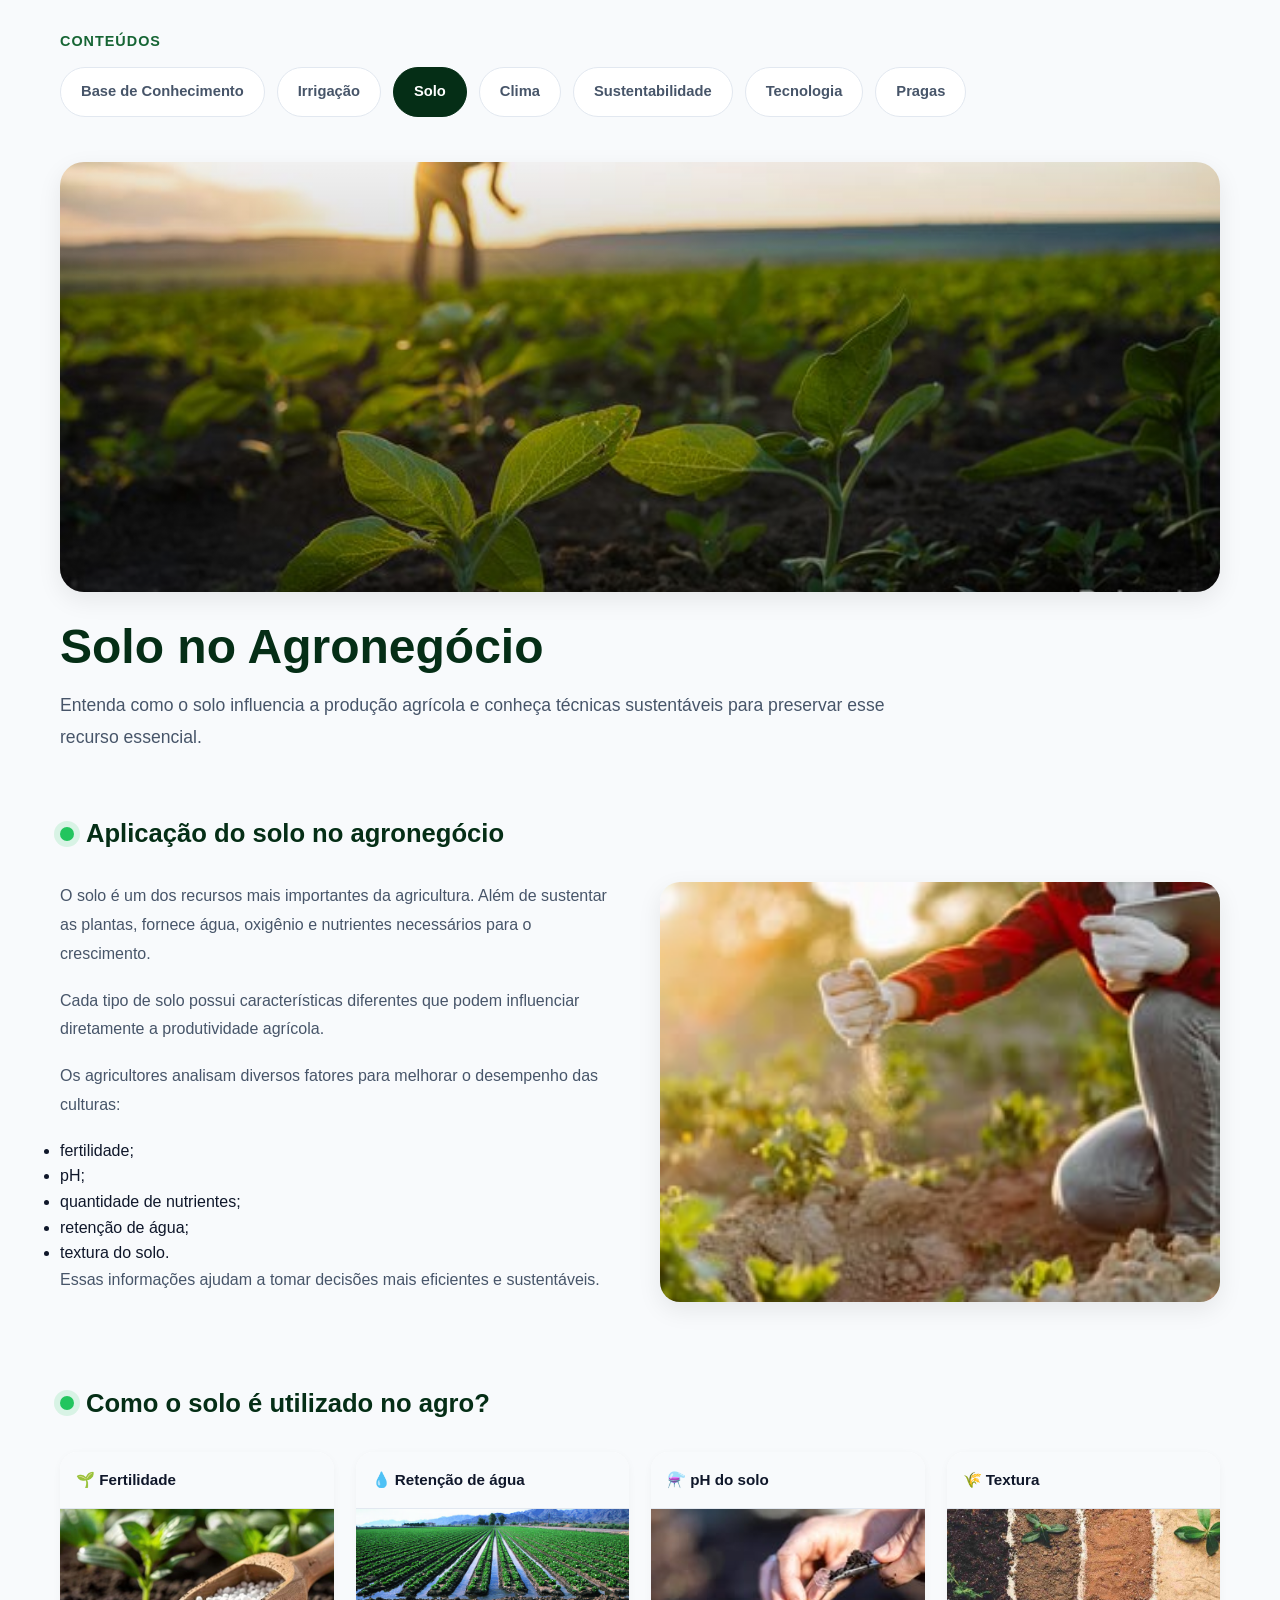
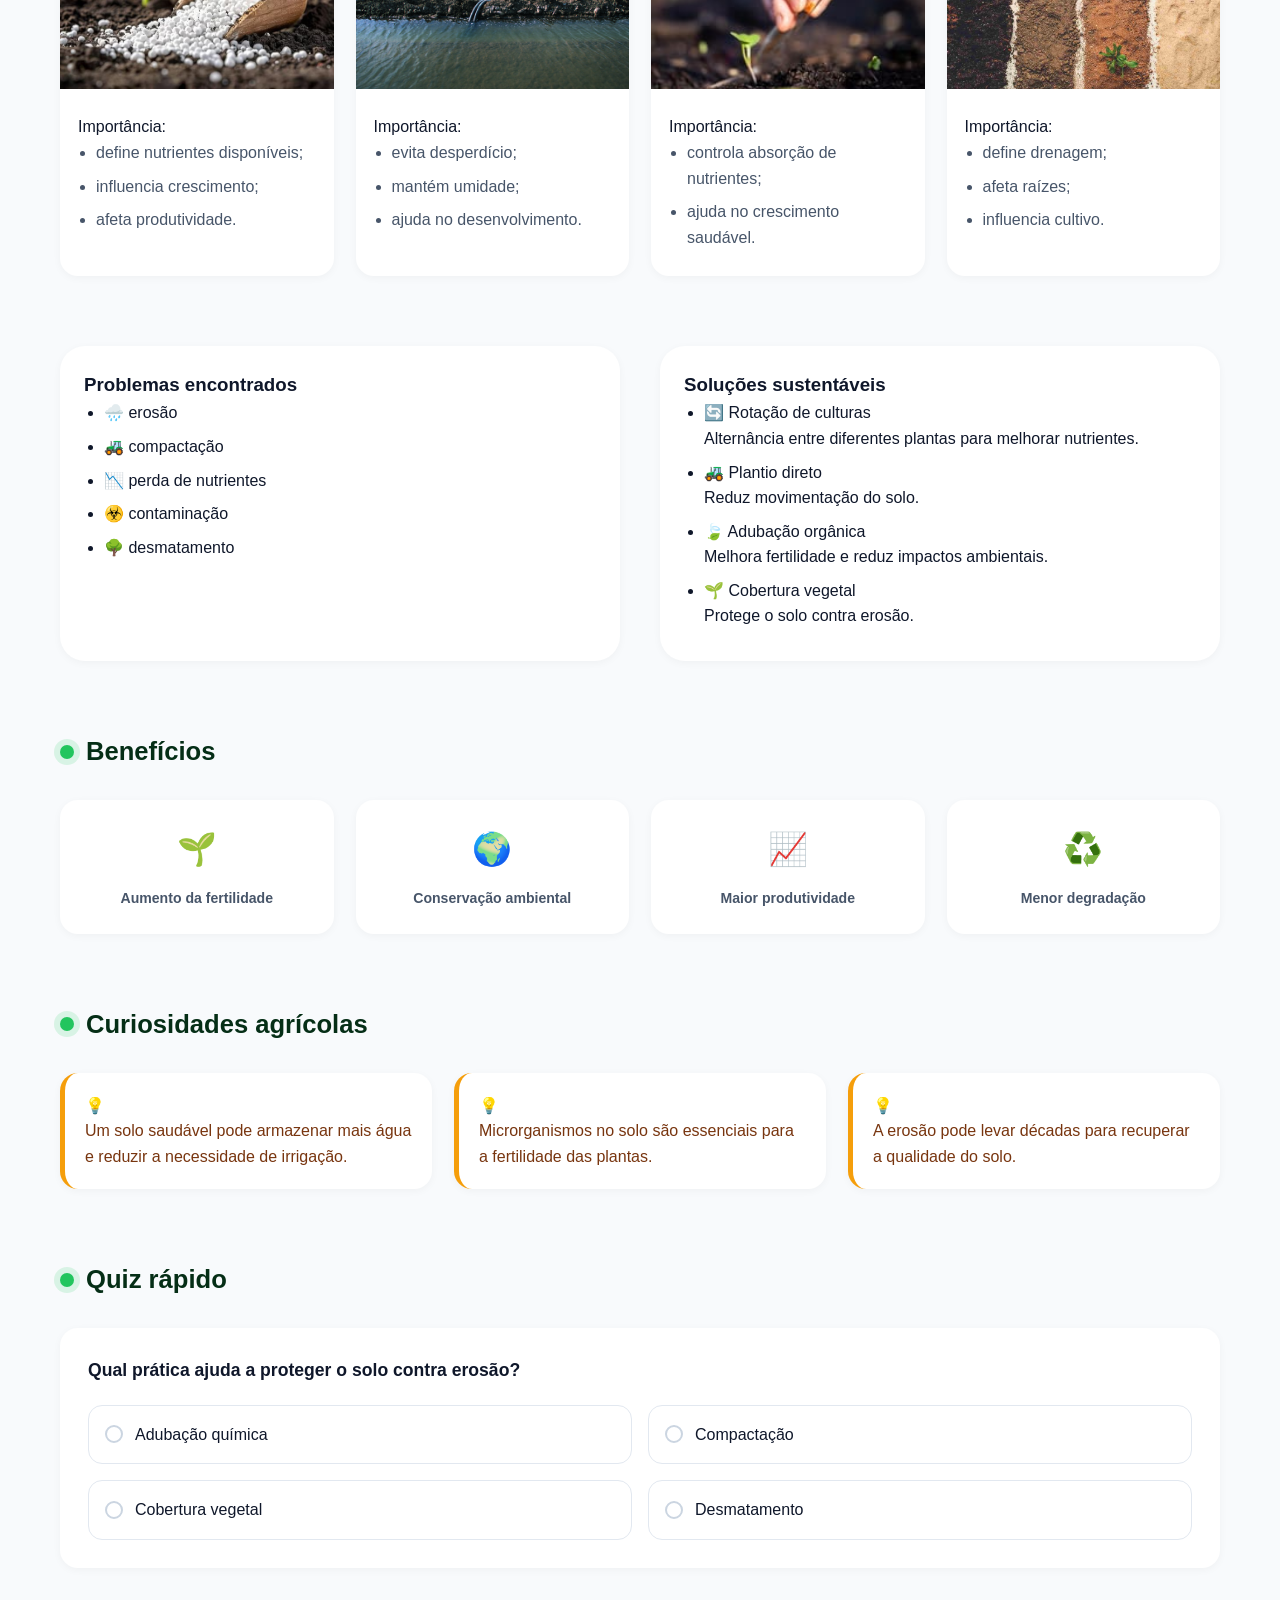
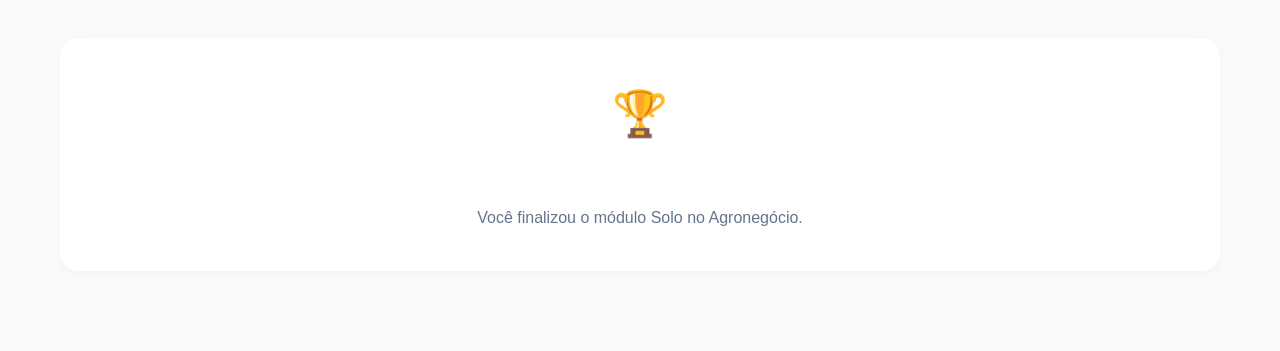
<file: modulos/conhecimento/conteudos/solo.html>
<!DOCTYPE html>
<html lang="pt-BR">
<head>
<meta charset="UTF-8">
<meta name="viewport" content="width=device-width, initial-scale=1.0">
<title>Solo no Agronegócio - AgroTech</title>

<link rel="stylesheet" href="/modulos/conhecimento/conteudos/conteudos.css">
<link rel="stylesheet" href="/css/global.css">
</head>
<body>

<main class="main-container">

<section class="conteudos-nav-container">
<span class="nav-title">Conteúdos</span>

<div class="tabs-scroll">
<a href="../conhecimento.html" class="tab-btn">Base de Conhecimento</a>
<a href="irrigacao.html" class="tab-btn">Irrigação</a>
<a href="solo.html" class="tab-btn active">Solo</a>
<a href="clima.html" class="tab-btn">Clima</a>
<a href="sustentabilidade.html" class="tab-btn">Sustentabilidade</a>
<a href="tecnologia.html" class="tab-btn">Tecnologia</a>
<a href="pragas.html" class="tab-btn">Pragas</a>
</div>

</section>

<header class="page-banner">

<div class="banner-img-wrapper">
<img src="/assets/imagens/conteudos/solo/solo_agro.jpg"
alt="Solo agrícola"
class="banner-hero">
</div>

<h1 class="main-title">
Solo no Agronegócio
</h1>

<p class="main-description">
Entenda como o solo influencia a produção agrícola e conheça técnicas sustentáveis para preservar esse recurso essencial.
</p>

</header>

<section class="section-block">

<h2 class="section-heading green-icon">
Aplicação do solo no agronegócio
</h2>

<div class="grid-2col">

<div class="text-content">

<p>
O solo é um dos recursos mais importantes da agricultura.
Além de sustentar as plantas, fornece água, oxigênio e nutrientes necessários para o crescimento.
</p>

<p>
Cada tipo de solo possui características diferentes que podem influenciar diretamente a produtividade agrícola.
</p>

<p>
Os agricultores analisam diversos fatores para melhorar o desempenho das culturas:
</p>

<ul>
<li>fertilidade;</li>
<li>pH;</li>
<li>quantidade de nutrientes;</li>
<li>retenção de água;</li>
<li>textura do solo.</li>
</ul>

<p>
Essas informações ajudam a tomar decisões mais eficientes e sustentáveis.
</p>

</div>

<div class="image-content">

<img src="/assets/imagens/conteudos/solo/analise_solo.jpeg"
alt="Análise do solo"
class="content-img-rounded">

</div>

</div>

</section>


<section class="section-block">

<h2 class="section-heading green-icon">
Como o solo é utilizado no agro?
</h2>

<div class="grid-4col">

<div class="agro-card">

<div class="card-header">
🌱 Fertilidade
</div>

<img src="/assets/imagens/conteudos/solo/fertilidade.jpeg"
class="card-thumb">

<div class="card-body">

<p class="features-title">
Importância:
</p>

<ul>
<li>define nutrientes disponíveis;</li>
<li>influencia crescimento;</li>
<li>afeta produtividade.</li>
</ul>

</div>

</div>


<div class="agro-card">

<div class="card-header">
💧 Retenção de água
</div>

<img src="/assets/imagens/conteudos/solo/agua_armazenada.jpeg"
class="card-thumb">

<div class="card-body">

<p class="features-title">
Importância:
</p>

<ul>
<li>evita desperdício;</li>
<li>mantém umidade;</li>
<li>ajuda no desenvolvimento.</li>
</ul>

</div>

</div>


<div class="agro-card">

<div class="card-header">
⚗️ pH do solo
</div>

<img src="/assets/imagens/conteudos/solo/ph.jpeg"
class="card-thumb">

<div class="card-body">

<p class="features-title">
Importância:
</p>

<ul>
<li>controla absorção de nutrientes;</li>
<li>ajuda no crescimento saudável.</li>
</ul>

</div>

</div>


<div class="agro-card">

<div class="card-header">
🌾 Textura
</div>

<img src="/assets/imagens/conteudos/solo/textura.jpeg"
class="card-thumb">

<div class="card-body">

<p class="features-title">
Importância:
</p>

<ul>
<li>define drenagem;</li>
<li>afeta raízes;</li>
<li>influencia cultivo.</li>
</ul>

</div>

</div>

</div>

</section>


<section class="section-block grid-2col gap-large">

<div class="panel panel-danger">

<h3 class="panel-title red-icon">
Problemas encontrados
</h3>

<ul class="panel-list danger-list">

<li>🌧️ erosão</li>

<li>🚜 compactação</li>

<li>📉 perda de nutrientes</li>

<li>☣️ contaminação</li>

<li>🌳 desmatamento</li>

</ul>

</div>


<div class="panel panel-success">

<h3 class="panel-title check-icon">
Soluções sustentáveis
</h3>

<ul class="panel-list-detailed">

<li>

<div class="item-title">
🔄 Rotação de culturas
</div>

<p>
Alternância entre diferentes plantas para melhorar nutrientes.
</p>

</li>


<li>

<div class="item-title">
🚜 Plantio direto
</div>

<p>
Reduz movimentação do solo.
</p>

</li>


<li>

<div class="item-title">
🍃 Adubação orgânica
</div>

<p>
Melhora fertilidade e reduz impactos ambientais.
</p>

</li>


<li>

<div class="item-title">
🌱 Cobertura vegetal
</div>

<p>
Protege o solo contra erosão.
</p>

</li>

</ul>

</div>

</section>


<section class="section-block">

<h2 class="section-heading green-icon">
Benefícios
</h2>

<div class="grid-4col">

<div class="benefit-item">
<div class="benefit-icon">🌱</div>
<p>Aumento da fertilidade</p>
</div>

<div class="benefit-item">
<div class="benefit-icon">🌍</div>
<p>Conservação ambiental</p>
</div>

<div class="benefit-item">
<div class="benefit-icon">📈</div>
<p>Maior produtividade</p>
</div>

<div class="benefit-item">
<div class="benefit-icon">♻️</div>
<p>Menor degradação</p>
</div>

</div>

</section>

<!-- CURIOSIDADES -->
<section class="section-block">
    <h2 class="section-heading green-icon">Curiosidades agrícolas</h2>

    <div class="grid-3col">

        <div class="curiosity-box">
            <span class="curiosity-icon">💡</span>
            <p>Um solo saudável pode armazenar mais água e reduzir a necessidade de irrigação.</p>
        </div>

        <div class="curiosity-box">
            <span class="curiosity-icon">💡</span>
            <p>Microrganismos no solo são essenciais para a fertilidade das plantas.</p>
        </div>

        <div class="curiosity-box">
            <span class="curiosity-icon">💡</span>
            <p>A erosão pode levar décadas para recuperar a qualidade do solo.</p>
        </div>

    </div>
</section>

<!-- QUIZ -->
<section class="section-block quiz-section">

    <h2 class="section-heading green-icon">Quiz rápido</h2>

    <div class="quiz-container">

        <p class="quiz-question">
            Qual prática ajuda a proteger o solo contra erosão?
        </p>

        <form id="quiz-form" class="quiz-options-grid">

            <label class="quiz-option">
                <input type="radio" name="quiz-answer" value="a">
                <span class="radio-custom"></span> Adubação química
            </label>

            <label class="quiz-option">
                <input type="radio" name="quiz-answer" value="b">
                <span class="radio-custom"></span> Compactação
            </label>

            <label class="quiz-option correct-target">
                <input type="radio" name="quiz-answer" value="c">
                <span class="radio-custom"></span> Cobertura vegetal
            </label>

            <label class="quiz-option">
                <input type="radio" name="quiz-answer" value="d">
                <span class="radio-custom"></span> Desmatamento
            </label>

        </form>

        <div id="quiz-feedback" class="quiz-feedback-box"></div>

    </div>

</section>

<footer class="content-footer-card">

<div class="trophy-icon">
🏆
</div>

<h3 class="footer-card-title">
Conteúdo concluído
</h3>

<p class="footer-card-sub">
Você finalizou o módulo Solo no Agronegócio.
</p>

</footer>

</main>

<script src="/js/global.js"></script>
<script src="/modulos/conhecimento/conteudos/conteudos.js"></script>

</body>
</html>
</file>
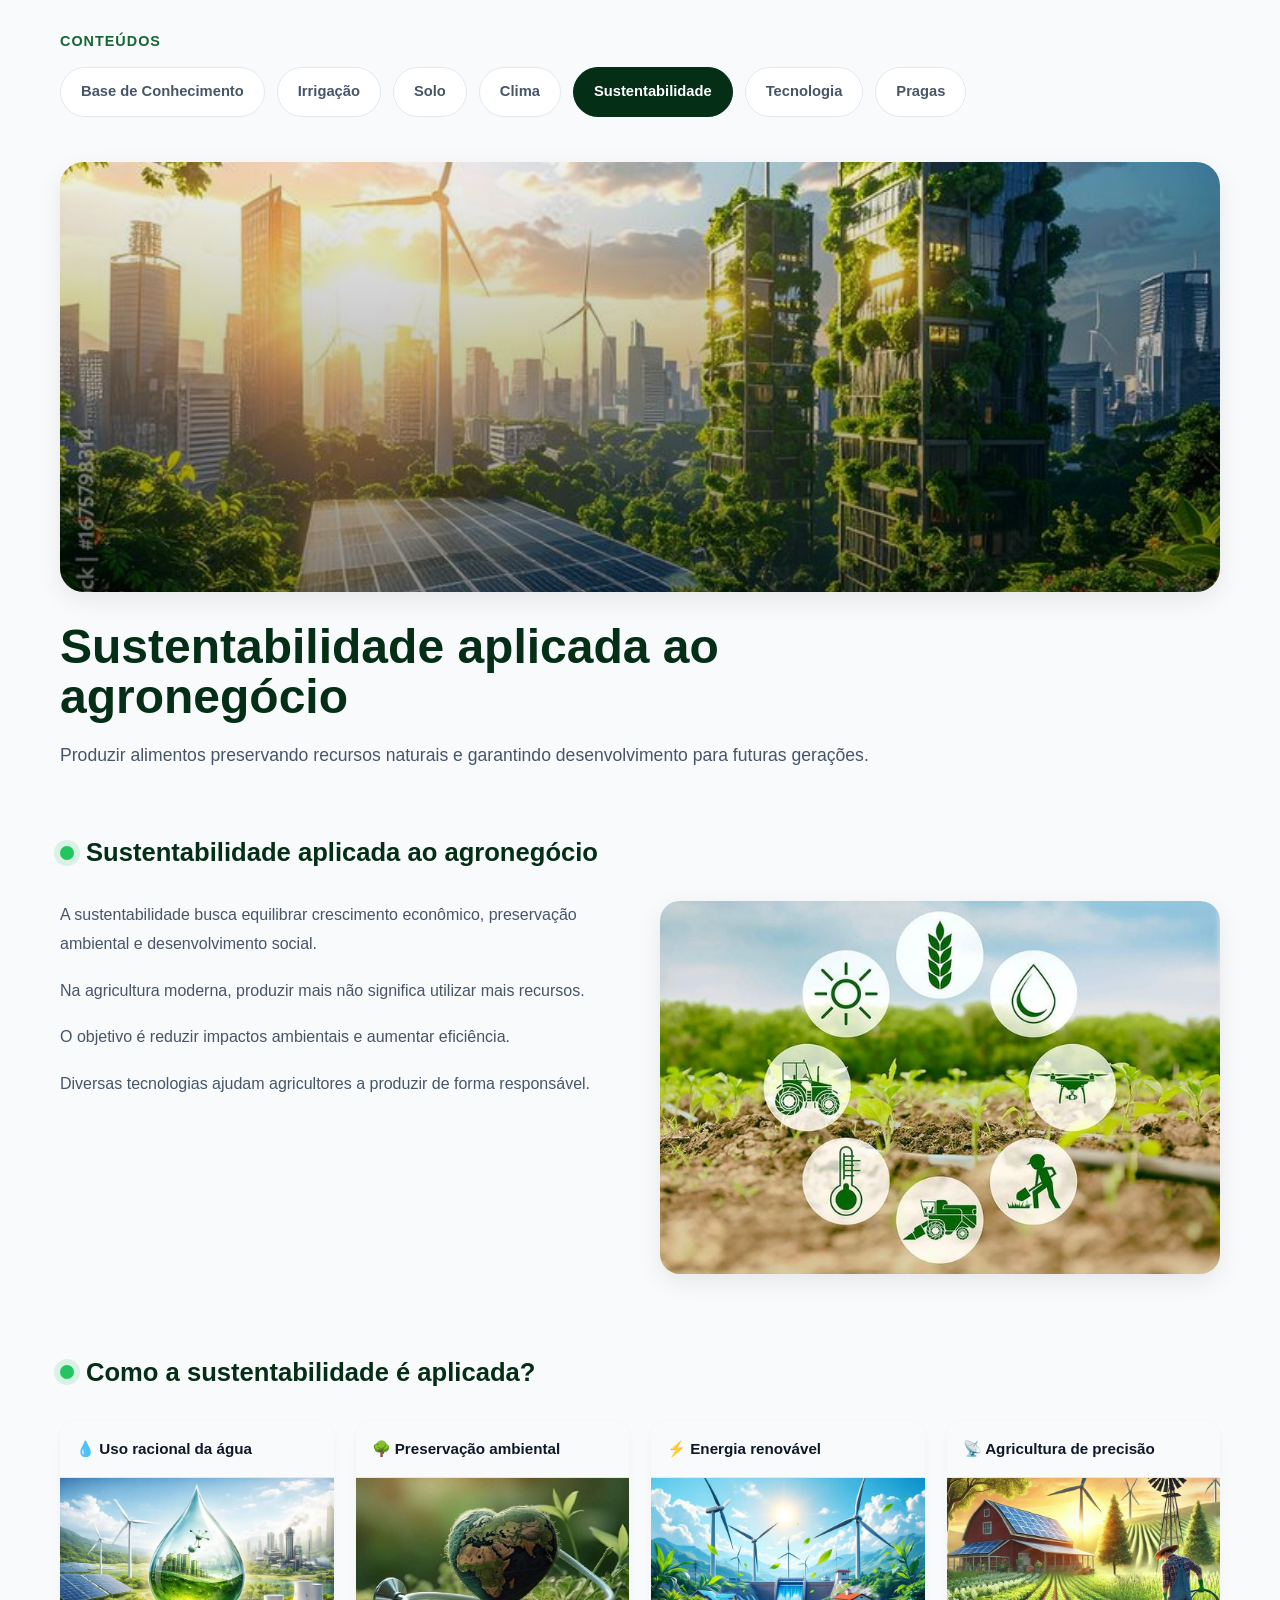
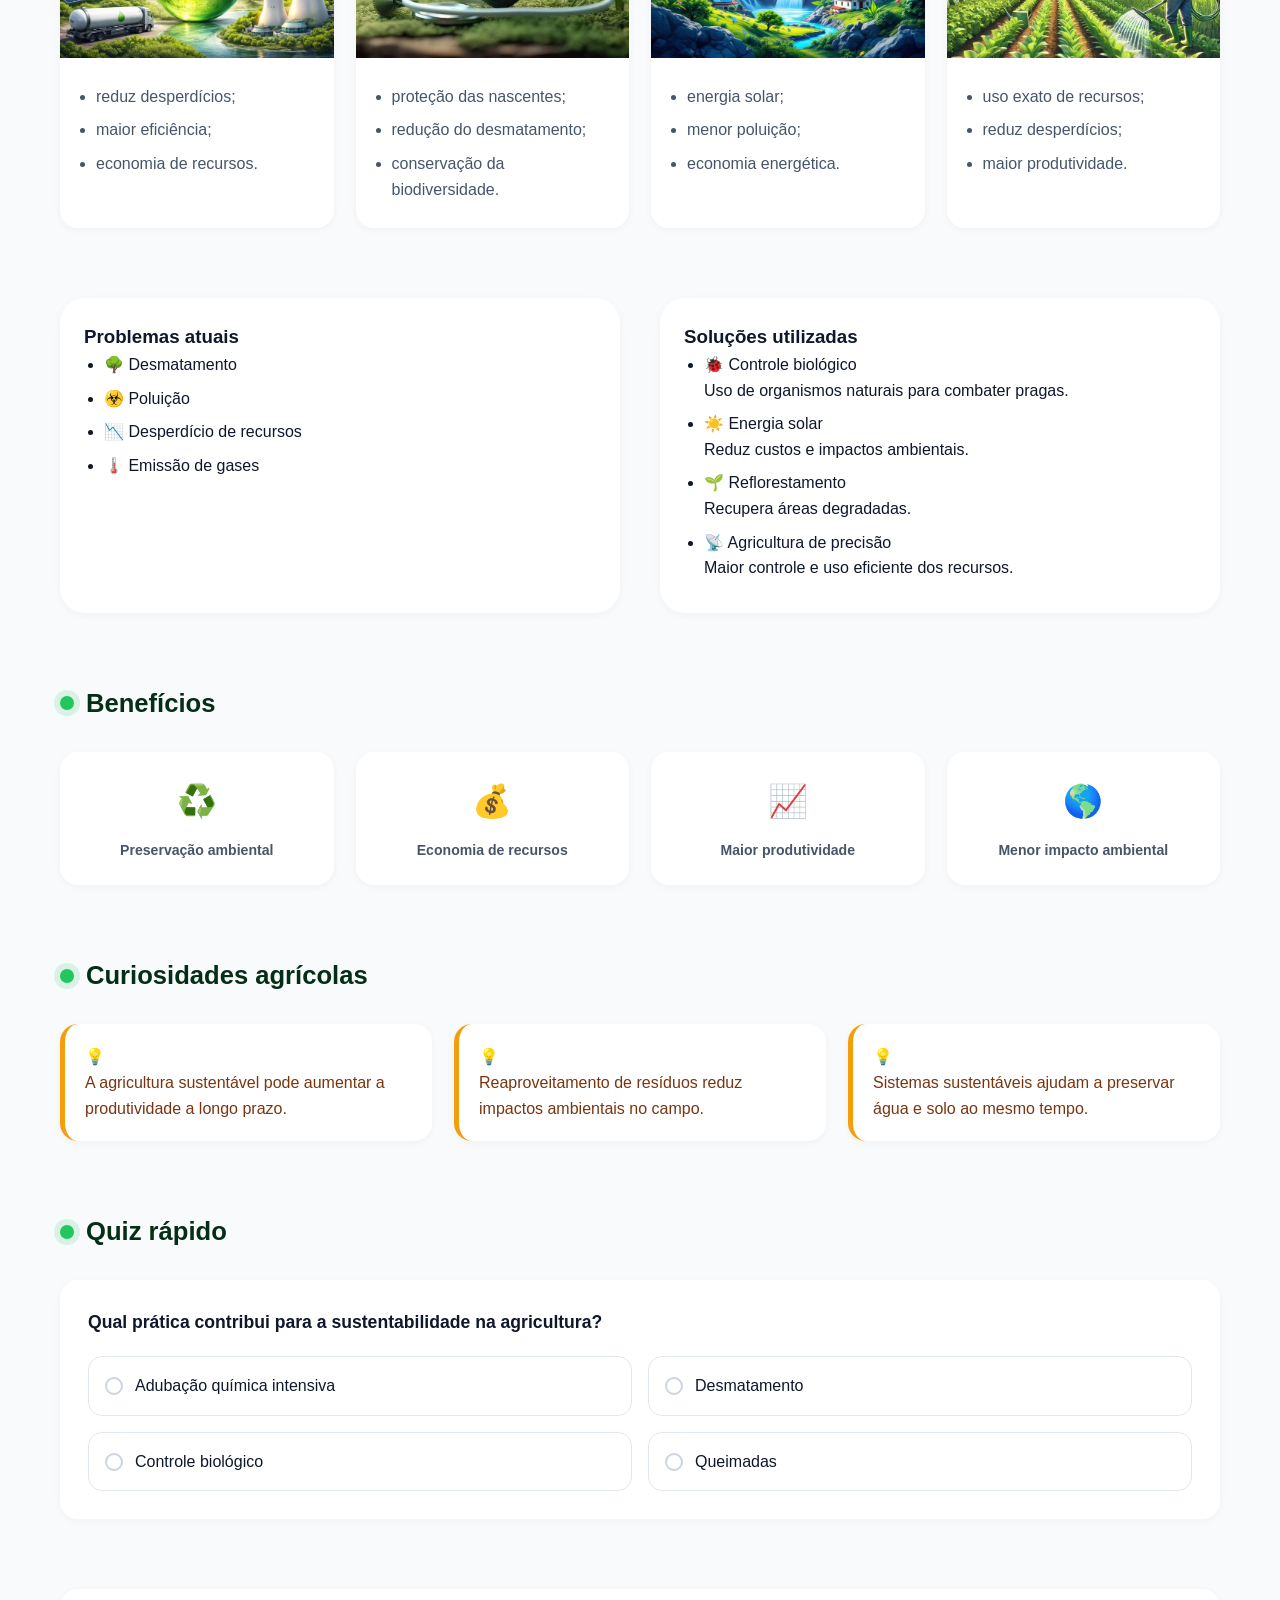
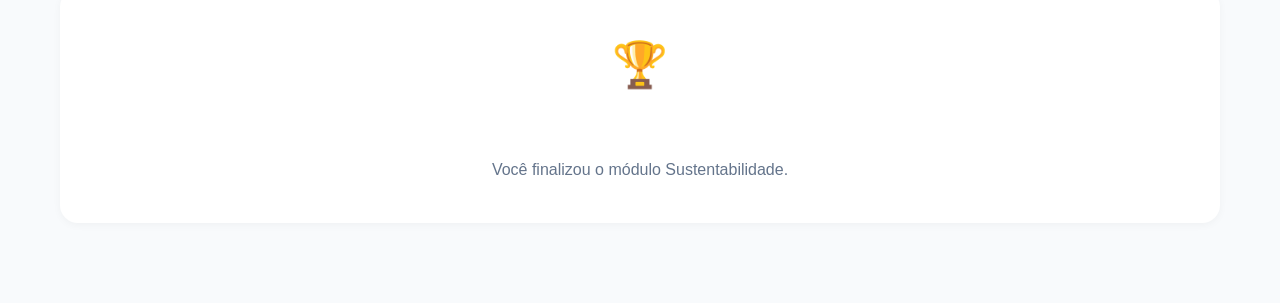
<file: modulos/conhecimento/conteudos/sustentabilidade.html>
<!DOCTYPE html>
<html lang="pt-BR">
<head>
<meta charset="UTF-8">
<meta name="viewport" content="width=device-width, initial-scale=1.0">
<title>Sustentabilidade no Agronegócio - AgroTech</title>

<link rel="stylesheet" href="/modulos/conhecimento/conteudos/conteudos.css">
<link rel="stylesheet" href="/css/global.css">

</head>

<body>

<main class="main-container">

<section class="conteudos-nav-container">

<span class="nav-title">
Conteúdos
</span>

<div class="tabs-scroll">

<a href="../conhecimento.html" class="tab-btn">
Base de Conhecimento
</a>

<a href="irrigacao.html" class="tab-btn">
Irrigação
</a>

<a href="solo.html" class="tab-btn">
Solo
</a>

<a href="clima.html" class="tab-btn">
Clima
</a>

<a href="sustentabilidade.html" class="tab-btn active">
Sustentabilidade
</a>

<a href="tecnologia.html" class="tab-btn">
Tecnologia
</a>

<a href="pragas.html" class="tab-btn">
Pragas
</a>

</div>

</section>

<header class="page-banner">

<div class="banner-img-wrapper">

<img src="/assets/imagens/conteudos/sustentabilidade/banner_sustentabilidade.jpeg"
alt="Sustentabilidade no agronegócio"
class="banner-hero">

</div>

<h1 class="main-title">
Sustentabilidade aplicada ao agronegócio
</h1>

<p class="main-description">
Produzir alimentos preservando recursos naturais e garantindo desenvolvimento para futuras gerações.
</p>

</header>

<section class="section-block">

<h2 class="section-heading green-icon">
Sustentabilidade aplicada ao agronegócio
</h2>

<div class="grid-2col">

<div class="text-content">

<p>
A sustentabilidade busca equilibrar crescimento econômico, preservação ambiental e desenvolvimento social.
</p>

<p>
Na agricultura moderna, produzir mais não significa utilizar mais recursos.
</p>

<p>
O objetivo é reduzir impactos ambientais e aumentar eficiência.
</p>

<p>
Diversas tecnologias ajudam agricultores a produzir de forma responsável.
</p>

</div>

<div class="image-content">

<img src="/assets/imagens/agro_sustentavel.jpeg"
class="content-img-rounded">

</div>

</div>

</section>

<section class="section-block">

<h2 class="section-heading green-icon">
Como a sustentabilidade é aplicada?
</h2>

<div class="grid-4col">

<div class="agro-card">
<div class="card-header">💧 Uso racional da água</div>

<img src="/assets/imagens/conteudos/sustentabilidade/agua_consciente.png"
class="card-thumb">

<div class="card-body">
<ul>
<li>reduz desperdícios;</li>
<li>maior eficiência;</li>
<li>economia de recursos.</li>
</ul>
</div>
</div>

<div class="agro-card">

<div class="card-header">🌳 Preservação ambiental</div>

<img src="/assets/imagens/conteudos/sustentabilidade/cuidado_natureza.png"
class="card-thumb">

<div class="card-body">
<ul>
<li>proteção das nascentes;</li>
<li>redução do desmatamento;</li>
<li>conservação da biodiversidade.</li>
</ul>
</div>

</div>

<div class="agro-card">

<div class="card-header">⚡ Energia renovável</div>

<img src="/assets/imagens/conteudos/sustentabilidade/renovavel.jpeg"
class="card-thumb">

<div class="card-body">
<ul>
<li>energia solar;</li>
<li>menor poluição;</li>
<li>economia energética.</li>
</ul>
</div>

</div>

<div class="agro-card">

<div class="card-header">📡 Agricultura de precisão</div>

<img src="/assets/imagens/conteudos/sustentabilidade/agronomia.jpeg"
class="card-thumb">

<div class="card-body">
<ul>
<li>uso exato de recursos;</li>
<li>reduz desperdícios;</li>
<li>maior produtividade.</li>
</ul>
</div>

</div>

</div>

</section>

<section class="section-block grid-2col gap-large">

<div class="panel panel-danger">

<h3 class="panel-title red-icon">
Problemas atuais
</h3>

<ul class="panel-list danger-list">

<li>🌳 Desmatamento</li>
<li>☣️ Poluição</li>
<li>📉 Desperdício de recursos</li>
<li>🌡️ Emissão de gases</li>

</ul>

</div>

<div class="panel panel-success">

<h3 class="panel-title check-icon">
Soluções utilizadas
</h3>

<ul class="panel-list-detailed">

<li>

<div class="item-title">
🐞 Controle biológico
</div>

<p>Uso de organismos naturais para combater pragas.</p>

</li>

<li>

<div class="item-title">
☀️ Energia solar
</div>

<p>Reduz custos e impactos ambientais.</p>

</li>

<li>

<div class="item-title">
🌱 Reflorestamento
</div>

<p>Recupera áreas degradadas.</p>

</li>

<li>

<div class="item-title">
📡 Agricultura de precisão
</div>

<p>Maior controle e uso eficiente dos recursos.</p>

</li>

</ul>

</div>

</section>

<section class="section-block">

<h2 class="section-heading green-icon">
Benefícios
</h2>

<div class="grid-4col">

<div class="benefit-item"><div class="benefit-icon">♻️</div><p>Preservação ambiental</p></div>

<div class="benefit-item"><div class="benefit-icon">💰</div><p>Economia de recursos</p></div>

<div class="benefit-item"><div class="benefit-icon">📈</div><p>Maior produtividade</p></div>

<div class="benefit-item"><div class="benefit-icon">🌎</div><p>Menor impacto ambiental</p></div>

</div>

</section>
<!-- CURIOSIDADES -->
<section class="section-block">
    <h2 class="section-heading green-icon">Curiosidades agrícolas</h2>

    <div class="grid-3col">

        <div class="curiosity-box">
            <span class="curiosity-icon">💡</span>
            <p>A agricultura sustentável pode aumentar a produtividade a longo prazo.</p>
        </div>

        <div class="curiosity-box">
            <span class="curiosity-icon">💡</span>
            <p>Reaproveitamento de resíduos reduz impactos ambientais no campo.</p>
        </div>

        <div class="curiosity-box">
            <span class="curiosity-icon">💡</span>
            <p>Sistemas sustentáveis ajudam a preservar água e solo ao mesmo tempo.</p>
        </div>

    </div>
</section>
<!-- QUIZ -->
<section class="section-block quiz-section">

    <h2 class="section-heading green-icon">Quiz rápido</h2>

    <div class="quiz-container">

        <p class="quiz-question">
            Qual prática contribui para a sustentabilidade na agricultura?
        </p>

        <form id="quiz-form" class="quiz-options-grid">

            <label class="quiz-option">
                <input type="radio" name="quiz-answer" value="a">
                <span class="radio-custom"></span> Adubação química intensiva
            </label>

            <label class="quiz-option">
                <input type="radio" name="quiz-answer" value="b">
                <span class="radio-custom"></span> Desmatamento
            </label>

            <label class="quiz-option correct-target">
                <input type="radio" name="quiz-answer" value="c">
                <span class="radio-custom"></span> Controle biológico
            </label>

            <label class="quiz-option">
                <input type="radio" name="quiz-answer" value="d">
                <span class="radio-custom"></span> Queimadas
            </label>

        </form>

        <div id="quiz-feedback" class="quiz-feedback-box"></div>

    </div>

</section>

<footer class="content-footer-card">

<div class="trophy-icon">🏆</div>

<h3 class="footer-card-title">
Conteúdo concluído
</h3>

<p class="footer-card-sub">
Você finalizou o módulo Sustentabilidade.
</p>

</footer>

</main>

<script src="/js/global.js"></script>
<script src="/modulos/conhecimento/conteudos/conteudos.js"></script>

</body>
</html>
</file>
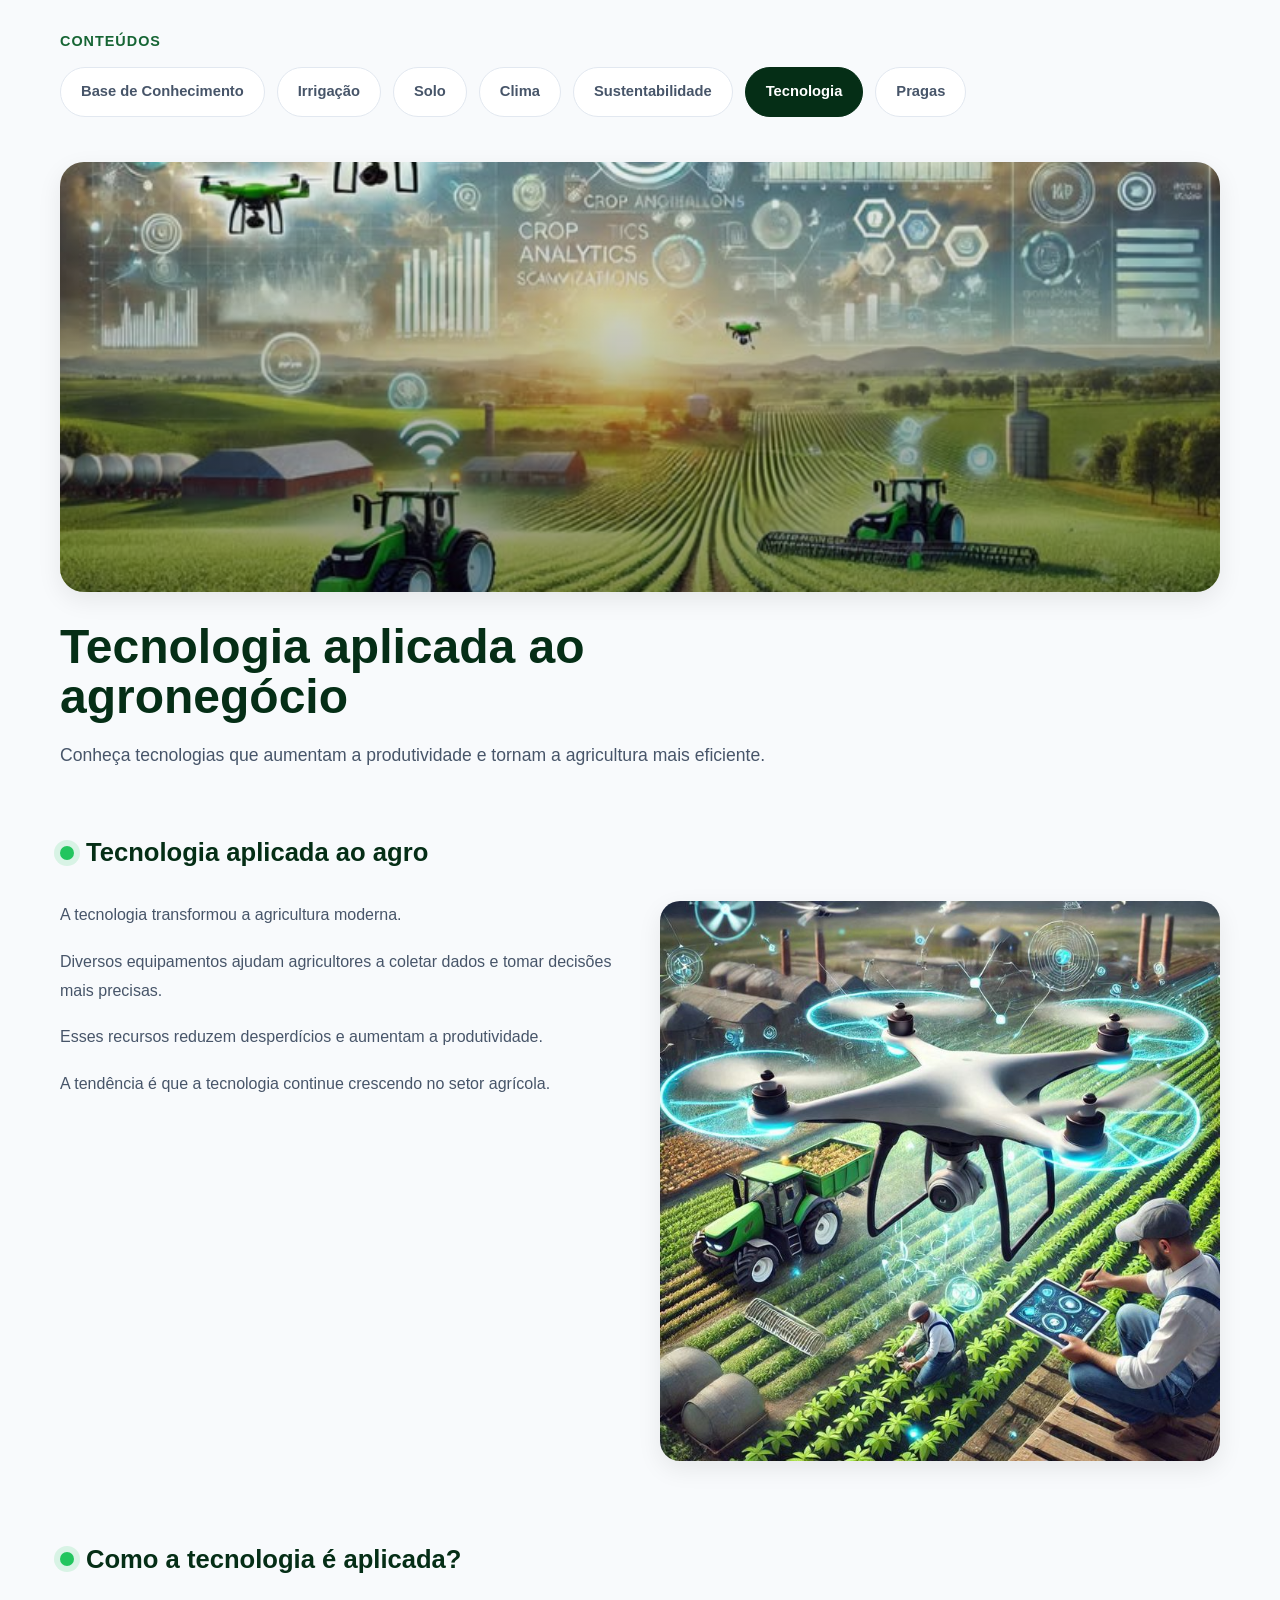
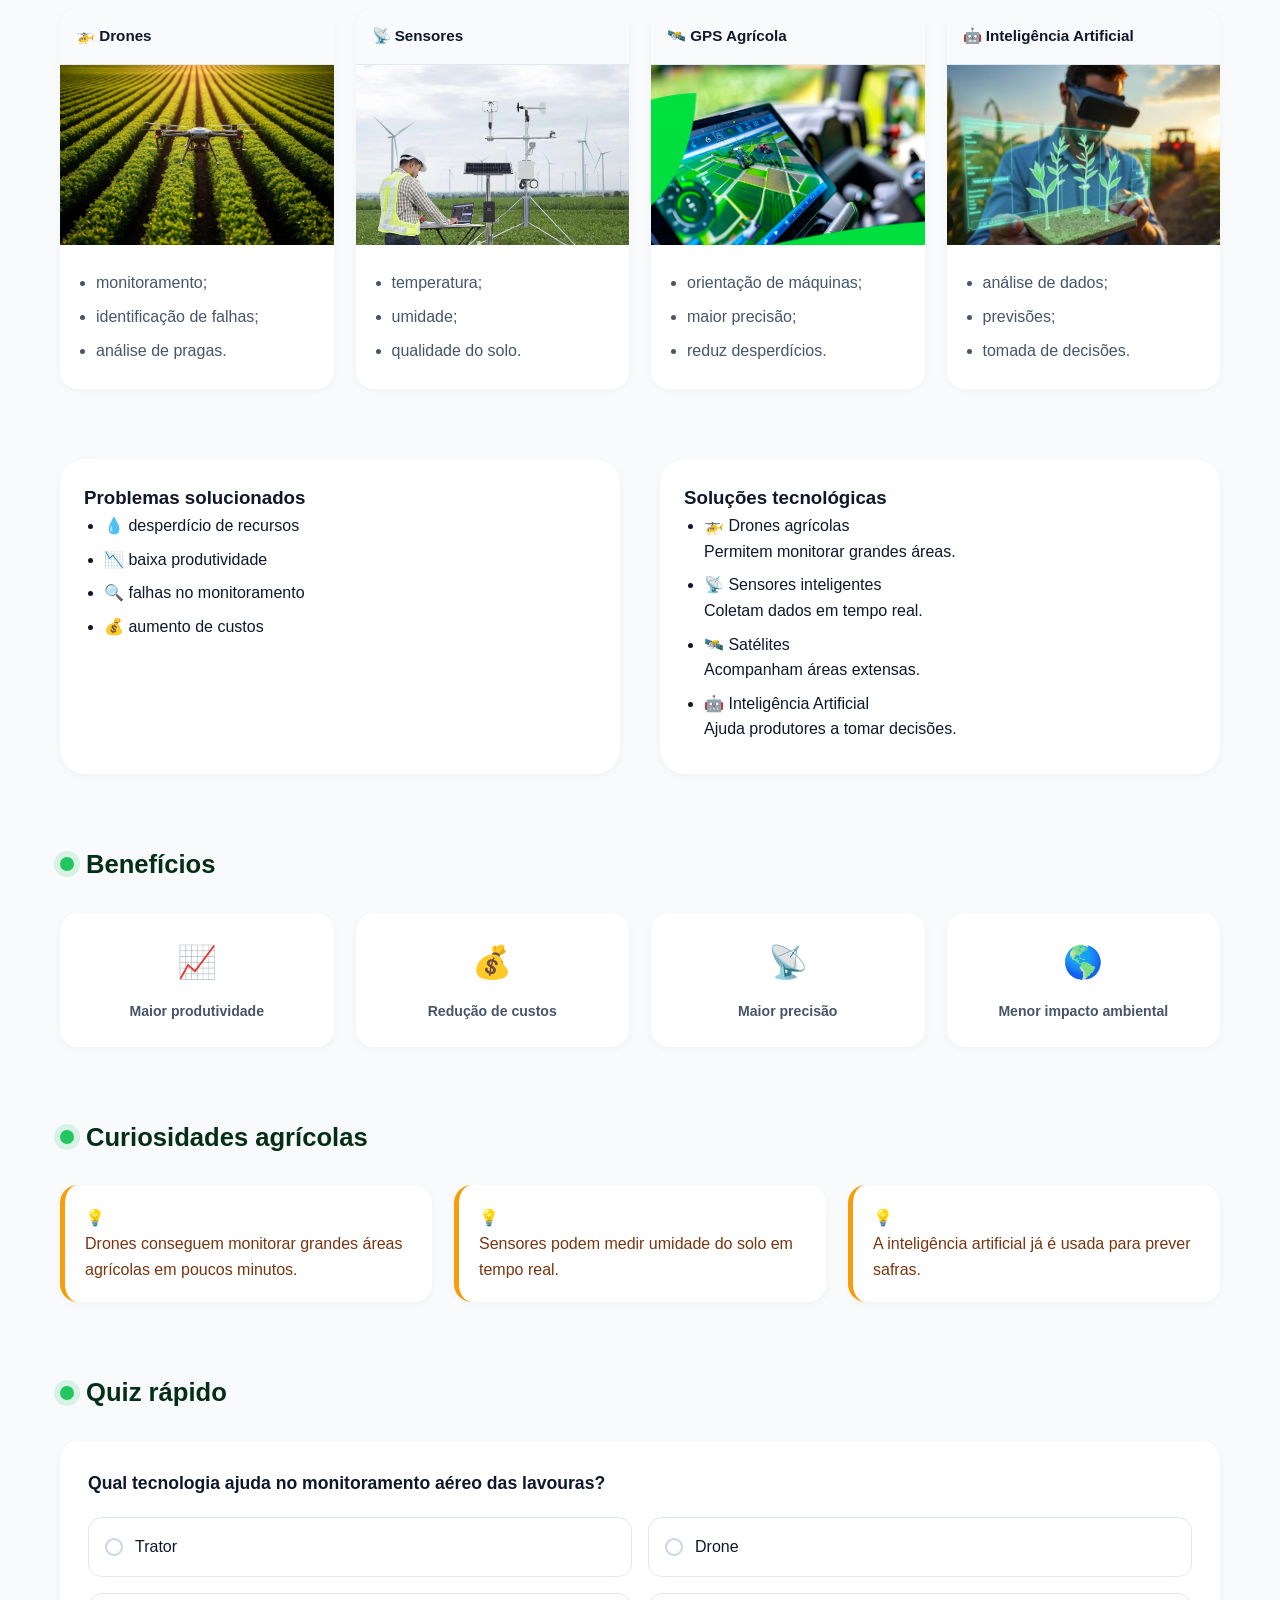
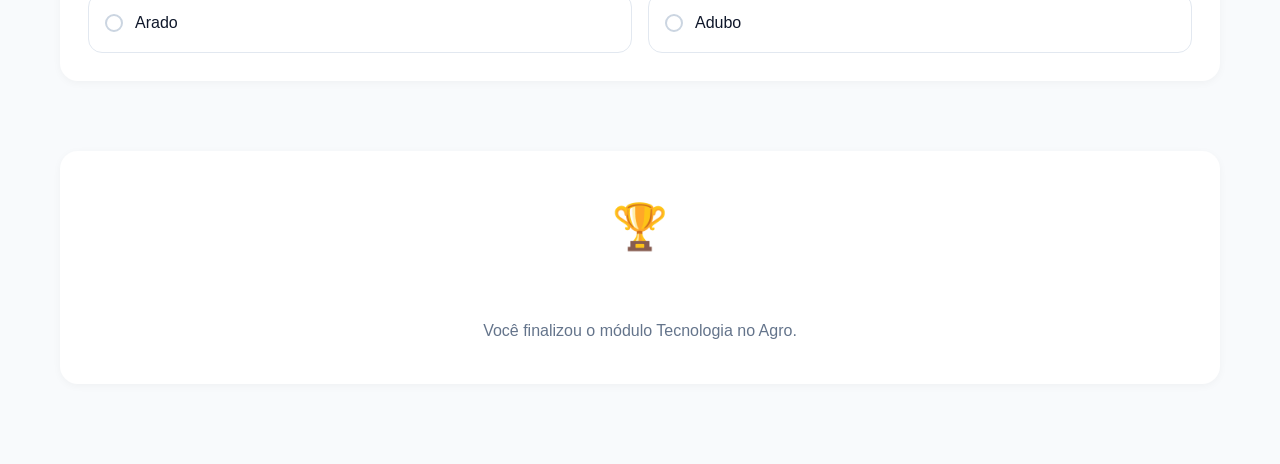
<file: modulos/conhecimento/conteudos/tecnologia.html>
<!DOCTYPE html>
<html lang="pt-BR">
<head>

<meta charset="UTF-8">
<meta name="viewport" content="width=device-width, initial-scale=1.0">

<title>Tecnologia no Agronegócio - AgroTech</title>

<link rel="stylesheet" href="/modulos/conhecimento/conteudos/conteudos.css">
<link rel="stylesheet" href="/css/global.css">

</head>

<body>

<main class="main-container">

<section class="conteudos-nav-container">

<span class="nav-title">Conteúdos</span>

<div class="tabs-scroll">

<a href="../conhecimento.html" class="tab-btn">Base de Conhecimento</a>
<a href="irrigacao.html" class="tab-btn">Irrigação</a>
<a href="solo.html" class="tab-btn">Solo</a>
<a href="clima.html" class="tab-btn">Clima</a>
<a href="sustentabilidade.html" class="tab-btn">Sustentabilidade</a>
<a href="tecnologia.html" class="tab-btn active">Tecnologia</a>
<a href="pragas.html" class="tab-btn">Pragas</a>

</div>

</section>

<header class="page-banner">

<div class="banner-img-wrapper">

<img src="/assets/imagens/conteudos/tecnologia/agroTech_banner.png"
class="banner-hero">

</div>

<h1 class="main-title">
Tecnologia aplicada ao agronegócio
</h1>

<p class="main-description">
Conheça tecnologias que aumentam a produtividade e tornam a agricultura mais eficiente.
</p>

</header>

<section class="section-block">

<h2 class="section-heading green-icon">
Tecnologia aplicada ao agro
</h2>

<div class="grid-2col">

<div class="text-content">

<p>
A tecnologia transformou a agricultura moderna.
</p>

<p>
Diversos equipamentos ajudam agricultores a coletar dados e tomar decisões mais precisas.
</p>

<p>
Esses recursos reduzem desperdícios e aumentam a produtividade.
</p>

<p>
A tendência é que a tecnologia continue crescendo no setor agrícola.
</p>

</div>

<div class="image-content">

<img src="/assets/imagens/conteudos/tecnologia/tecnologia.jpeg"
class="content-img-rounded">

</div>

</div>

</section>

<section class="section-block">

<h2 class="section-heading green-icon">
Como a tecnologia é aplicada?
</h2>

<div class="grid-4col">

<div class="agro-card">

<div class="card-header">🚁 Drones</div>

<img src="/assets/imagens/conteudos/tecnologia/drone.jpeg"
class="card-thumb">

<div class="card-body">
<ul>
<li>monitoramento;</li>
<li>identificação de falhas;</li>
<li>análise de pragas.</li>
</ul>
</div>

</div>

<div class="agro-card">

<div class="card-header">📡 Sensores</div>

<img src="/assets/imagens/conteudos/tecnologia/Sensor.png"
class="card-thumb">

<div class="card-body">
<ul>
<li>temperatura;</li>
<li>umidade;</li>
<li>qualidade do solo.</li>
</ul>
</div>

</div>

<div class="agro-card">

<div class="card-header">🛰️ GPS Agrícola</div>

<img src="/assets/imagens/conteudos/tecnologia/GPS_Agricola.png"
class="card-thumb">

<div class="card-body">
<ul>
<li>orientação de máquinas;</li>
<li>maior precisão;</li>
<li>reduz desperdícios.</li>
</ul>
</div>

</div>

<div class="agro-card">

<div class="card-header">🤖 Inteligência Artificial</div>

<img src="/assets/imagens/conteudos/tecnologia/agricultura_IA.jpeg"
class="card-thumb">

<div class="card-body">
<ul>
<li>análise de dados;</li>
<li>previsões;</li>
<li>tomada de decisões.</li>
</ul>
</div>

</div>

</div>

</section>

<section class="section-block grid-2col gap-large">

<div class="panel panel-danger">

<h3 class="panel-title red-icon">
Problemas solucionados
</h3>

<ul class="panel-list danger-list">

<li>💧 desperdício de recursos</li>
<li>📉 baixa produtividade</li>
<li>🔍 falhas no monitoramento</li>
<li>💰 aumento de custos</li>

</ul>

</div>

<div class="panel panel-success">

<h3 class="panel-title check-icon">
Soluções tecnológicas
</h3>

<ul class="panel-list-detailed">

<li>
<div class="item-title">🚁 Drones agrícolas</div>
<p>Permitem monitorar grandes áreas.</p>
</li>

<li>
<div class="item-title">📡 Sensores inteligentes</div>
<p>Coletam dados em tempo real.</p>
</li>

<li>
<div class="item-title">🛰️ Satélites</div>
<p>Acompanham áreas extensas.</p>
</li>

<li>
<div class="item-title">🤖 Inteligência Artificial</div>
<p>Ajuda produtores a tomar decisões.</p>
</li>

</ul>

</div>

</section>

<section class="section-block">

<h2 class="section-heading green-icon">
Benefícios
</h2>

<div class="grid-4col">

<div class="benefit-item"><div class="benefit-icon">📈</div><p>Maior produtividade</p></div>

<div class="benefit-item"><div class="benefit-icon">💰</div><p>Redução de custos</p></div>

<div class="benefit-item"><div class="benefit-icon">📡</div><p>Maior precisão</p></div>

<div class="benefit-item"><div class="benefit-icon">🌎</div><p>Menor impacto ambiental</p></div>

</div>

</section>

<!-- CURIOSIDADES -->
<section class="section-block">
    <h2 class="section-heading green-icon">Curiosidades agrícolas</h2>

    <div class="grid-3col">

        <div class="curiosity-box">
            <span class="curiosity-icon">💡</span>
            <p>Drones conseguem monitorar grandes áreas agrícolas em poucos minutos.</p>
        </div>

        <div class="curiosity-box">
            <span class="curiosity-icon">💡</span>
            <p>Sensores podem medir umidade do solo em tempo real.</p>
        </div>

        <div class="curiosity-box">
            <span class="curiosity-icon">💡</span>
            <p>A inteligência artificial já é usada para prever safras.</p>
        </div>

    </div>
</section>

<!-- QUIZ -->
<section class="section-block quiz-section">

    <h2 class="section-heading green-icon">Quiz rápido</h2>

    <div class="quiz-container">

        <p class="quiz-question">
            Qual tecnologia ajuda no monitoramento aéreo das lavouras?
        </p>

        <form id="quiz-form" class="quiz-options-grid">

            <label class="quiz-option">
                <input type="radio" name="quiz-answer" value="a">
                <span class="radio-custom"></span> Trator
            </label>

            <label class="quiz-option correct-target">
                <input type="radio" name="quiz-answer" value="b">
                <span class="radio-custom"></span> Drone
            </label>

            <label class="quiz-option">
                <input type="radio" name="quiz-answer" value="c">
                <span class="radio-custom"></span> Arado
            </label>

            <label class="quiz-option">
                <input type="radio" name="quiz-answer" value="d">
                <span class="radio-custom"></span> Adubo
            </label>

        </form>

        <div id="quiz-feedback" class="quiz-feedback-box"></div>

    </div>
</section>

<footer class="content-footer-card">

<div class="trophy-icon">🏆</div>

<h3 class="footer-card-title">
Conteúdo concluído
</h3>

<p class="footer-card-sub">
Você finalizou o módulo Tecnologia no Agro.
</p>

</footer>

</main>

<script src="/js/global.js"></script>
<script src="/modulos/conhecimento/conteudos/conteudos.js"></script>

</body>
</html>
</file>
<file: css/style.css>
/* ========================================
   RESET
======================================== */

* {
    margin: 0;
    padding: 0;
    box-sizing: border-box;
}

html {
    scroll-behavior: smooth;
}

body {
    font-family: 'Inter', sans-serif;
    overflow-x: hidden;
    background: #ffff;
    color: #16351f;
    transition: .3s;
}

/* ========================================
   CONTAINER
======================================== */

.container {
    width: 92%;
    max-width: 1400px;
    margin: 0 auto;
}

/* ========================================
   HEADER
======================================== */

.header {
    position: fixed;
    top: 0;
    left: 0;
    width: 100%;
    z-index: 999;
    backdrop-filter: blur(12px);
    background: rgba(255,255,255,0.08);
    border-bottom: 1px solid rgba(255,255,255,0.15);
    transition: .3s;
}

/* ========================================
   NAVBAR
======================================== */

.nav {
    display: flex;
    justify-content: space-between;
    align-items: center;
    padding: 24px 0;
}

/* ========================================
   LOGO
======================================== */

.logo {
    display: flex;
    align-items: center;
    gap: 12px;
    font-size: 2rem;
    font-weight: 800;
    color: #16351f;
}

/* ========================================
   MENU
======================================== */

nav ul {
    display: flex;
    align-items: center;
    gap: 35px;
    list-style: none;
}

nav a {
    text-decoration: none;
    color: #16351f;
    font-size: 1rem;
    font-weight: 600;
    position: relative;
    transition: .3s;
}

/* LINHA MENU */

nav a::after {
    content: '';
    position: absolute;
    left: 0;
    bottom: -6px;
    width: 0;
    height: 2px;
    background: #2E7D32;
    transition: .3s;
}

nav a:hover::after {
    width: 100%;
}

nav a.active::after {
    width: 100%;
}

/* ========================================
   HERO
======================================== */

.hero {
    position: relative;
    min-height: 100vh;
    background: url('../assets/imagens/geral/agro-inicial.png');
    background-size: cover;
    background-position: center;
    background-repeat: no-repeat;
    display: flex;
    justify-content: center;
    align-items: center;
    padding: 140px 0 100px;
    overflow: hidden;
}
/* ========================================
   OVERLAY
======================================== */

.overlay {
    position: absolute;
    inset: 0;
}

/* ========================================
   HERO CONTENT
======================================== */

.hero-content {
    position: relative;
    z-index: 2;
    max-width: 700px;
    width: 100%;
}

/* ========================================
   SUBTITLE
======================================== */

.hero-subtitle {
    display: block;
    margin-bottom: 24px;
    letter-spacing: 5px;
    font-size: 1rem;
    font-weight: 700;
    color: #2E7D32;
}

/* ========================================
   TITLE
======================================== */

.hero h1 {
    font-size: clamp(2.8rem,6vw,4.3rem);
    line-height: 1;
    font-weight: 800;
    color: #12361f;
    margin-bottom: 28px;
}

/* ========================================
   DESCRIPTION
======================================== */

.hero-description {
    max-width: 600px;
    font-size: 1.08rem;
    line-height: 1.9;
    color: #f7f8f7;
    padding: 20px 24px;
    border-radius: 20px;
    border: 1px solid rgba(255,255,255,0.6);
    background: rgba(255,255,255,0.15);
    backdrop-filter: blur(12px);
    box-shadow: 0 10px 30px rgba(0,0,0,0.08);
}

/* ========================================
   BOTÃO ROLAR
======================================== */

.scroll-down {
    position: absolute;
    left: 50%;
    bottom: 35px;
    transform: translateX(-50%);
    z-index: 5;
    display: flex;
    flex-direction: column;
    align-items: center;
    text-decoration: none;
    color: white;
    animation: float 2s infinite ease-in-out;
    transition: .4s;
}

/* ESCONDER */

.scroll-down.hide {
    opacity: 0;
    visibility: hidden;
    transform: translateX(-50%) translateY(20px);
}

/* MOUSE */

.mouse {
    width: 34px;
    height: 54px;
    border: 2px solid white;
    border-radius: 30px;
    position: relative;
    margin-bottom: 10px;
}

/* BOLINHA */

.mouse::before {
    content: '';
    position: absolute;
    top: 10px;
    left: 50%;
    transform: translateX(-50%);
    width: 6px;
    height: 6px;
    background: white;
    border-radius: 50%;
    animation: scroll 1.6s infinite;
}

/* TEXTO */

.scroll-text {
    font-size: .95rem;
    font-weight: 600;
    color: white;
    text-shadow: 0 3px 10px rgba(0,0,0,0.4);
}

/* ========================================
   FEATURES
======================================== */

.features {
    position: relative;
    z-index: 3;
    background: white;
    padding: 120px 0;
}

/* ========================================
   TÍTULO
======================================== */

.section-title {
    text-align: center;
    margin-bottom: 70px;
}

.section-title h2 {
    font-size: clamp(2rem,5vw,3rem);
    color: #111;
    margin-bottom: 18px;
}

.section-title p {
    color: #666;
    font-size: 1.08rem;
    line-height: 1.7;
    max-width: 700px;
    margin: 0 auto;
}

/* ========================================
   CARDS
======================================== */

.cards {
    display: flex;
    gap: 24px;
    justify-content: center;
    width: 100%;
    margin-top: 40px;
}

/* CARD */

.card {
    position: relative;
    flex: 1;
    max-width: 680px;
    height: 380px;
    border-radius: 20px;
    overflow: hidden;
    box-shadow: 0 10px 30px rgba(0,0,0,0.15);
}

/* IMAGEM */

.card img {
    width: 100%;
    height: 100%;
    object-fit: cover;
    position: absolute;
    top: 0;
    left: 0;
    z-index: 1;
}

/* OVERLAY CARD */

.card::after {
    content: '';
    position: absolute;
    inset: 0;
    background: linear-gradient(to right, rgba(0,0,0,0.85) 40%, rgba(0,0,0,0.2) 100%);
    z-index: 2;
}

/* CONTEÚDO */

.card-content {
    position: relative;
    z-index: 3;
    height: 100%;
    padding: 40px;
    display: flex;
    flex-direction: column;
    justify-content: center;
    align-items: flex-start;
    max-width: 60%;
}

/* TEXTOS */

.card-content h3 {
    color: #ffffff;
    font-size: 1.8rem;
    margin-bottom: 12px;
    font-weight: 700;
}

.card-content p {
    color: #e0e0e0;
    font-size: 1rem;
    line-height: 1.5;
    margin-bottom: 24px;
}

/* BOTÃO */

.card-content .botao {
    display: inline-flex;
    align-items: center;
    justify-content: center;
    background-color: #2E7D32;
    color: #ffffff;
    text-decoration: none;
    padding: 14px 28px;
    border-radius: 8px;
    font-weight: 600;
    font-size: 1rem;
    transition: .3s;
}

.card-content .botao:hover {
    background-color: #1b5e20;
    transform: translateY(-2px);
}

/* ========================================
   RESPONSIVIDADE
======================================== */

@media(max-width: 992px) {
    .hero h1 {
        font-size: 3.5rem;
    }

    nav ul {
        gap: 25px;
    }
}

@media(max-width: 768px) {
    .nav {
        flex-direction: column;
        gap: 20px;
    }

    nav ul {
        flex-wrap: wrap;
        justify-content: center;
        gap: 18px;
    }

    .hero {
        min-height: auto;
        padding-top: 160px;
        padding-bottom: 100px;
    }

    .hero-content {
        max-width: 100%;
    }

    .hero h1 {
        font-size: 2.7rem;
        line-height: 1.1;
    }

    .hero-description {
        font-size: 1rem;
    }

    .cards {
        grid-template-columns: 1fr;
    }

    .features {
        padding: 90px 0;
    }
}

@media(max-width: 480px) {
    .hero h1 {
        font-size: 2.2rem;
    }

    .logo {
        font-size: 1.5rem;
    }

    .section-title h2 {
        font-size: 2rem;
    }

    .hero-description {
        padding: 18px;
    }
}

/* SIMULADOR */

.simulador-card {
    background: linear-gradient(135deg, #dff6ff, #b3e5ff);
    border-radius: 24px;
    overflow: hidden;
    box-shadow: 0 15px 40px rgba(0,0,0,0.10);
    transition: .4s;
}

.simulador-card:hover {
    transform: translateY(-10px);
}

/* BOTÃO */

.botao {
    display: inline-block;
    margin-top: 20px;
    background: green;
    color: rgb(0, 6, 9);
    padding: 14px 28px;
    border-radius: 14px;
    text-decoration: none;
    font-size: 1rem;
    font-weight: 700;
    transition: .3s;
}

.botao:hover {
    transform: scale(1.05);
    background: #1565c0;
}

/* IMAGENS */

.imagens {
    display: flex;
    gap: 20px;
    justify-content: center;
    align-items: center;
    margin-top: 30px;
    flex-wrap: wrap;
}

.imagens img {
    width: 300px;
    border-radius: 15px;
}

/* FOOTER */

footer {
    width: 100%;
    background: #052e16;
    color: white;
    padding: 60px 20px;
}

.footer-grid {
    max-width: 1200px;
    margin: 0 auto;
    display: flex;
    justify-content: center;
    align-items: center;
}

.footer-brand {
    text-align: center;
    max-width: 700px;
}

.footer-brand h3 {
    font-size: 1.6rem;
    margin-bottom: 15px;
}

.footer-brand p {
    color: #d1d5db;
    line-height: 1.8;
}

.copyright {
    border-top: 1px solid rgba(255,255,255,.15);
    margin-top: 30px;
    padding-top: 20px;
    text-align: center;
    color: #94a3b8;
}

/* RESPONSIVO FOOTER */

@media(max-width: 768px) {
    .footer-brand h3 {
        font-size: 1.2rem;
    }
}
</file>
<file: css/animations.css>
.fade-up{

    opacity:0;

    transform:translateY(40px);

    transition:
    opacity .8s ease,
    transform .8s ease;
}

.fade-up.show{

    opacity:1;

    transform:translateY(0);
}

/* ========================================
   ANIMAÇÃO SCROLL
======================================== */

@keyframes scroll{

    0%{

        opacity:1;

        transform:
        translateX(-50%)
        translateY(0);
    }

    100%{

        opacity:0;

        transform:
        translateX(-50%)
        translateY(18px);
    }
}

@keyframes float{

    0%,100%{

        transform:
        translateX(-50%)
        translateY(0);
    }

    50%{

        transform:
        translateX(-50%)
        translateY(-8px);
    }
}
</file>
<file: css/responsive.css>
@media(max-width:768px){

    .hero{

        padding-top:120px;
    }

    .hero-content{

        margin-left:0;
    }

    .hero h1{

        font-size:2.8rem;
    }

    .hero-description{

        font-size:1rem;
    }

    .cards{

        grid-template-columns:1fr;
    }

    nav ul{

        margin-right:0;
    }

}
</file>
<file: modulos/simulador/simulador.css>
html, body {
  margin: 0;
  padding: 0;
  overflow: hidden;

  width: 100%;
  height: 100%;
}

.viewport {
  width: 100vw;
  height: 100vh;

  overflow: auto;

  background: #000;
}

.world {
  position: relative;

  width: 2000px;
  height: 1200px;
}

/* MAPA */
.mapa {
  width: 100%;
  height: 100%;

  display: block;
}

/* OBJETOS */
.objeto{
    position: absolute;

    image-rendering: auto;

    filter:
    drop-shadow(0 4px 6px rgba(0,0,0,0.3));

    transition: 0.3s;
}

.objeto:hover{
    transform: scale(1.03);
}

/* galpao */
.galpao {
  width: 350px;

  top: 480px;
  left: 50px;
}

/* MERCADO */
.mercado {
  width: 250px;

  top: 580px;
  left: 400px;
}

/* CISTERNA */
.cisterna {
  width: 300px;

  top: 440px;
  left: 630px;
}

plantacao {
  position: absolute;
  top: 200px;
  left: 500px;

  display: grid;
  grid-template-columns: repeat(5, 60px);
  grid-template-rows: repeat(6, 60px);
}

.terra {
  width: 100px;
  height: 100;
  border: 1px solid red;
  display: block;
}

/* ===== GALPÃO ARMAZÉM ===== */

.armazem {
  position: fixed;
  inset: 0;
  background: rgba(0,0,0,0.4);
  display: flex;
  justify-content: center;
  align-items: center;
}

.oculto {
  display: none;
}

.armazem-box {
  width: 900px;
  height: 520px;

  display: flex;
  position: relative;

  border: 6px solid #d35400;
  background: #ffd9a3; /* laranja claro */

  box-shadow: 0 10px 25px rgba(0,0,0,0.4);
}

/* LISTA ESQUERDA */
.lista {
  width: 280px;
  background: #f39c12;
  color: #000;
}

.lista div {
  padding: 16px;
  cursor: pointer;
  border-bottom: 1px solid #d35400;
  transition: 0.2s;
}

.lista div:hover {
  background: #ffb84d;
}

/* PAINEL DIREITO */
.info {
  flex: 1;
  padding: 20px;
  background: #ffd9a3;
  color: #000;
}

/* BOTÃO FECHAR */
button {
  position: absolute;
  top: 10px;
  right: 10px;

  width: 40px;
  height: 40px;

  border: none;
  background: #d35400;
  color: #fff;

  cursor: pointer;
}
</file>
<file: modulos/sobre/sobre.css>
/* ==========================================================================
   RESET E CONFIGURAÇÃO DE FUNDO (IGUAL À IMAGEM)
   ========================================================================== */
* {
    margin: 0;
    padding: 0;
    box-sizing: border-box;
    font-family: 'Segoe UI', Tahoma, Geneva, Verdana, sans-serif;
}

body {
    background-color: #fcfdfc; /* Fundo levemente esverdeado/cinza bem claro */
    color: #333333;
    line-height: 1.5;
}

.container {
    max-width: 1140px;
    margin: 0 auto;
    padding: 0 24px;
}

/* ======================================== 
CONTAINER 
======================================== */ 
.container{
     width:92%; 
     max-width:1400px; 
     margin:0 auto; } 

/* ==========================================================================
   HERO COM DEGRADÊ E IMAGEM DE FUNDO
   ========================================================================== */
.hero {
    position: relative;
    min-height: 80vh;
    background: url("/assets/imagens/geral/Plantação.png") no-repeat center center;
    background-size: 100% 100%;
    display: flex;
    align-items: center;
    
    /* 1. MUDANÇA AQUI: Alinha todo o conteúdo para a esquerda */
    justify-content: flex-start; 
    
    /* 2. ADICIONE ISSO: Dá um espaçamento interno para o texto não colar na borda da tela */
    padding-left: 10%; 
}

.hero h1 {
    font-size: 4.0rem;
    margin-bottom: 20px;
    color: #0c311a;

    /* MUDANÇA PRINCIPAL */
    text-align: left;

    text-shadow: 
        -2px -2px 0 #fff,  
         2px -2px 0 #fff,
        -2px  2px 0 #fff,
         2px  2px 0 #fff,
         0px  4px 10px rgba(0,0,0,0.15);
}

.hero p {
    max-width: 800px;

    /* MUDANÇA PRINCIPAL */
    margin: 0;

    text-align: left;

    line-height: 1.6;
    font-size: 1.3rem;
    color: #0c311a;
    font-weight: 600;

    text-shadow: 
        -2px -2px 0 #fff,  
         2px -2px 0 #fff,
        -2px  2px 0 #fff,
         2px  2px 0 #fff,
         0px  4px 10px rgba(0,0,0,0.15);
}
/* Títulos das Seções */
.section-title {
    font-size: 1.2rem;
    color: #15512d;
    font-weight: 600;
    margin: 40px 0 20px 0;
    display: flex;
    align-items: center;
    gap: 8px;
}

/* ==========================================================================
   GRID DE CARDS (2 COLUNAS)
   ========================================================================== */
.grid-2x2 {
    display: grid;
    grid-template-columns: repeat(2, 1fr);
    gap: 24px;
}

.card {
    background-color: #ffffff;
    border: 1px solid #eef2f6;
    border-radius: 16px;
    padding: 32px;
    display: flex;
    gap: 20px;
    align-items: flex-start;
    box-shadow: 0 4px 6px -1px rgba(0, 0, 0, 0.01);
}

/* Card 5 ocupando as duas colunas */
.card-wide {
    grid-column: span 2;
}

/* Ícone Verde dos Cards */
.card-icon {
    background-color: #f0fdf4;
    border: 1px solid #dcfce7;
    color: #16a34a;
    width: 54px;
    height: 54px;
    border-radius: 12px;
    display: flex;
    align-items: center;
    justify-content: center;
    font-size: 1.3rem;
    flex-shrink: 0;
}

.card-content h3 {
    font-size: 1.25rem;
    color: #0f172a;
    margin-bottom: 8px;
    font-weight: 600;
}

.card-content p {
    font-size: 0.95rem;
    color: #475569;
    line-height: 1.6;
}

/* Layout Interno do Card Simulador */
.card-flex {
    display: flex;
    justify-content: space-between;
    gap: 20px;
    width: 100%;
}

.card-img {
    width: 110px;
    height: 110px;
    object-fit: cover;
    border-radius: 12px;
    flex-shrink: 0;
}

/* ==========================================================================
   SEÇÃO DUPLA (TECNOLOGIAS E REFERÊNCIAS)
   ========================================================================== */
.split-section {
    display: grid;
    grid-template-columns: repeat(2, 1fr);
    gap: 48px;
    margin-top: 40px;
    margin-bottom: 40px;
}

/* Tecnologias */
.tech-logos {
    display: flex;
    gap: 16px;
    margin-bottom: 24px;
}

.tech-item {
    background-color: #ffffff;
    border: 1px solid #eef2f6;
    border-radius: 12px;
    padding: 16px;
    display: flex;
    flex-direction: column;
    align-items: center;
    justify-content: center;
    gap: 10px;
    width: 100px;
    font-size: 0.8rem;
    font-weight: 600;
    color: #64748b;
}

.tech-item i { font-size: 2.2rem; }
.tech-item.html5 i { color: #ea580c; }
.tech-item.css3 i { color: #0284c7; }
.tech-item.js i { color: #eab308; }
.tech-item.vercel i { color: #000000; font-size: 1.8rem; }

/* Bloco Compromisso */
.compromisso-box {
    background-color: #ffffff;
    border: 1px solid #eef2f6;
    border-radius: 16px;
    padding: 24px;
    display: flex;
    align-items: center;
    gap: 16px;
}

.compromisso-icon {
    background-color: #f0fdf4;
    border: 1px solid #dcfce7;
    color: #16a34a;
    width: 150px;
    height: 150px;
    border-radius: 100%;
    display: flex;
    align-items: center;
    justify-content: center;
    flex-shrink: 0;
}

.compromisso-box span {
    font-size: 0.95rem;
    color: #14532d;
    font-weight: 500;
}

/* Garante que o círculo esconda o que passar dos limites */
.compromisso-icon {
    background-color: #f0fdf4;
    border: 1px solid #dcfce7;
    color: #16a34a;
    width: 150px;
    height: 150px;
    border-radius: 50%; /* 50% garante um círculo perfeito */
    display: flex;
    align-items: center;
    justify-content: center;
    flex-shrink: 0;
    overflow: hidden; /* Corta as rebarbas da imagem fora do círculo */
}

/* Controla o comportamento da imagem dentro do círculo */
.compromisso-icon img {
    width: 100%;
    height: 100%;
    object-fit: cover; /* Preenche o círculo sem distorcer a imagem */
    object-position: center; /* Mantém o foco no centro da imagem */
}

/* Referências */
.ref-list {
    display: flex;
    flex-direction: column;
    gap: 16px;
}

.ref-item {
    background-color: #ffffff;
    border: 1px solid #eef2f6;
    border-radius: 16px;
    padding: 20px;
    display: flex;
    align-items: center;
    gap: 20px;
}

.ref-logo {
    width: 100px;
    height: 55px;
    border: 1px solid #e2e8f0;
    border-radius: 8px;
    display: flex;
    align-items: center;
    justify-content: center;
    text-align: center;
    font-weight: 700;
    flex-shrink: 0;
}

.logo-embrapa { color: #005ca9; font-style: italic; font-size: 1.1rem; }
.logo-embrapa span { color: #a3e635; }
.logo-fao { color: #0284c7; font-size: 0.85rem; flex-direction: column; gap: 2px; }
.logo-mapa { font-size: 0.55rem; padding: 4px; border-left: 4px solid #005ca9; color: #334155; }

.ref-info h4 {
    font-size: 0.9rem;
    color: #334155;
    margin-bottom: 4px;
}

.ref-info a {
    font-size: 0.85rem;
    color: #16a34a;
    text-decoration: none;
    font-weight: 500;
}

/* ==========================================================================
   CTA BANNER
   ========================================================================== */
.cta-banner {
    background-color: #ffffff;
    border: 1px solid #eef2f6;
    border-radius: 16px;
    padding: 28px 40px;
    display: flex;
    justify-content: space-between;
    align-items: center;
    margin-top: 40px;
    margin-bottom: 60px;
}

.cta-info {
    display: flex;
    align-items: center;
    gap: 20px;
}

.cta-text h3 {
    font-size: 1.3rem;
    color: #0f172a;
    margin-bottom: 4px;
}

.cta-text p {
    color: #64748b;
    font-size: 0.95rem;
}

.cta-btn {
    background-color: #052e16;
    color: #ffffff;
    border: none;
    border-radius: 8px;
    padding: 14px 28px;
    font-size: 0.95rem;
    font-weight: 600;
    cursor: pointer;
}
</file>
<file: css/global.css>
/* ========================================
   CONTAINER
======================================== */

.container {
    width: 92%;
    max-width: 1400px;
    margin: 0 auto;
}

/* ========================================
   HEADER
======================================== */

.header {
    position: fixed;
    top: 0;
    left: 0;
    width: 100%;
    z-index: 999;
    backdrop-filter: blur(12px);
    background: rgba(255,255,255,0.08);
    border-bottom: 1px solid rgba(255,255,255,0.15);
    transition: .3s;
}

/* ========================================
   NAVBAR
======================================== */

.nav {
    display: flex;
    justify-content: space-between;
    align-items: center;
    padding: 24px 0;
}

/* ========================================
   LOGO
======================================== */

.logo {
    display: flex;
    align-items: center;
    gap: 12px;
    font-size: 2rem;
    font-weight: 800;
    color: #16351f;
}

/* ========================================
   MENU
======================================== */

nav ul {
    display: flex;
    align-items: center;
    gap: 35px;
    list-style: none;
}

nav a {
    text-decoration: none;
    color: #16351f;
    font-size: 1rem;
    font-weight: 600;
    position: relative;
    transition: .3s;
}

/* LINHA MENU */

nav a::after {
    content: '';
    position: absolute;
    left: 0;
    bottom: -6px;
    width: 0;
    height: 2px;
    background: #2E7D32;
    transition: .3s;
}

nav a:hover::after {
    width: 100%;
}

nav a.active::after {
    width: 100%;
}

/* FOOTER */

footer {
    width: 100%;
    background: #052e16;
    color: white;
    padding: 20px 10px;
}

.footer-grid {
    max-width: 1200px;
    margin: 0 auto;
    display: flex;
    justify-content: center;
    align-items: center;
}

.footer-brand {
    text-align: center;
    max-width: 700px;
}

.footer-brand h3 {
    font-size: 1.6rem;
    margin-bottom: 15px;
}

.footer-brand p {
    color: #d1d5db;
    line-height: 1.8;
}

.copyright {
    border-top: 1px solid rgba(255,255,255,.15);
    margin-top: 30px;
    padding-top: 20px;
    text-align: center;
    color: #94a3b8;
}

/* RESPONSIVO FOOTER */

@media(max-width: 768px) {
    .footer-brand h3 {
        font-size: 1.2rem;
    }
}
</file>
<file: modulos/conhecimento/conteudos/conteudos.css>
/* RESET E BASE */
*{
    margin: 0;
    padding: 0;
    box-sizing: border-box;
}

:root{
    --green-dark: #052e16;
    --green-main: #166534;
    --green-light: #22c55e;

    --bg-main: #f8fafc;
    --bg-card: #ffffff;

    --text-dark: #0f172a;
    --text-medium: #475569;
    --text-light: #64748b;

    --border: #e2e8f0;

    --shadow-sm: 0 2px 8px rgba(0,0,0,0.04);
    --shadow-md: 0 8px 24px rgba(0,0,0,0.08);

    --radius: 16px;
}

body{
    font-family: 'Segoe UI', sans-serif;
    background: var(--bg-main);
    color: var(--text-dark);
    line-height: 1.6;
}

/* CONTAINER */
.main-container{
    width: 100%;
    max-width: 1200px;
    margin: auto;
    padding: 30px 20px 80px;
}

/* TOPO */
.conteudos-nav-container{
    margin-bottom: 35px;
}

.nav-title{
    display: block;
    margin-bottom: 14px;

    font-size: 0.9rem;
    font-weight: 700;
    color: var(--green-main);

    text-transform: uppercase;
    letter-spacing: 1px;
}

.tabs-scroll{
    display: flex;
    gap: 12px;
    overflow-x: auto;
    padding-bottom: 10px;
}

.tabs-scroll::-webkit-scrollbar{
    height: 5px;
}

.tabs-scroll::-webkit-scrollbar-thumb{
    background: #cbd5e1;
    border-radius: 999px;
}

.tab-btn{
    text-decoration: none;

    background: white;
    color: var(--text-medium);

    border: 1px solid var(--border);

    padding: 12px 20px;
    border-radius: 999px;

    font-size: 0.92rem;
    font-weight: 600;

    white-space: nowrap;

    transition: all .25s ease;
}

.tab-btn:hover{
    transform: translateY(-2px);
    box-shadow: var(--shadow-sm);
}

.tab-btn.active{
    background: var(--green-dark);
    color: white;
    border-color: var(--green-dark);
}

/* HERO */
.page-banner{
    margin-bottom: 60px;
}

.banner-img-wrapper{
    width: 100%;
    height: 430px;

    overflow: hidden;
    border-radius: 24px;

    margin-bottom: 30px;

    box-shadow: var(--shadow-md);

    position: relative;
}

.banner-img-wrapper::after{
    content: "";

    position: absolute;
    inset: 0;

    background:
    linear-gradient(
        to top,
        rgba(0,0,0,0.45),
        rgba(0,0,0,0.05)
    );
}

.banner-hero{
    width: 100%;
    height: 100%;
    object-fit: cover;
}

.main-title{
    font-size: 3rem;
    line-height: 1.05;
    margin-bottom: 18px;

    color: var(--green-dark);
    font-weight: 800;

    max-width: 800px;
}

.main-description{
    font-size: 1.1rem;
    line-height: 1.8;

    color: var(--text-medium);

    max-width: 850px;
}

/* SEÇÕES */
.section-block{
    margin-bottom: 70px;
}

.section-heading{
    font-size: 1.6rem;
    margin-bottom: 28px;

    display: flex;
    align-items: center;
    gap: 12px;

    color: var(--green-dark);
}

.section-heading::before{
    content: "";

    width: 14px;
    height: 14px;

    border-radius: 50%;

    background: var(--green-light);

    box-shadow: 0 0 0 6px rgba(34,197,94,0.15);
}

/* GRID */
.grid-2col{
    display: grid;
    grid-template-columns: 1fr 1fr;
    gap: 40px;
    align-items: stretch;
}

.grid-3col{
    display: grid;
    grid-template-columns: repeat(3,1fr);
    gap: 22px;
}

.grid-4col{
    display: grid;
    grid-template-columns: repeat(4,1fr);
    gap: 22px;
}

.grid-6col{
    display: grid;
    grid-template-columns: repeat(6,1fr);
    gap: 18px;
}

/* TEXTOS */
.text-content p{
    margin-bottom: 18px;

    color: var(--text-medium);

    font-size: 1rem;
    line-height: 1.8;
}

/* IMAGENS */
.content-img-rounded{
    width: 100%;
    border-radius: 20px;
    object-fit: cover;

    box-shadow: var(--shadow-md);
}

/* CARDS */
.agro-card,
.quiz-container,
.benefit-item,
.curiosity-box,
.content-footer-card{
    background: white;

    border-radius: 18px;

    box-shadow: var(--shadow-sm);

    transition: all .25s ease;
}

.panel{
    background: white;
    border-radius: 25px;
    box-shadow: var(--shadow-sm);
    display: flex;
    flex-direction: column;
    height: 100%;
    padding: 24px; /* AQUI está o segredo */
}

.panel ul{
    margin: 0;
    padding-left: 20px;
}

.panel li{
    margin-bottom: 8px;
}

.agro-card:hover,
.benefit-item:hover,
.curiosity-box:hover{
    transform: translateY(-4px);
    box-shadow: var(--shadow-md);
}

.agro-card{
    overflow: hidden;
}

.card-header{
    background: #f8fafc;

    padding: 16px;

    font-size: 0.95rem;
    font-weight: 700;

    color: var(--text-dark);

    border-bottom: 1px solid var(--border);
}

.card-thumb{
    width: 100%;
    height: 180px;
    object-fit: cover;
}

.card-body{
    padding: 18px;
}

.card-body ul{
    padding-left: 18px;
}

.card-body li{
    margin-bottom: 8px;
    color: var(--text-medium);
}

/* BENEFÍCIOS */
.benefit-item{
    padding: 24px 14px;
    text-align: center;
}

.benefit-icon{
    font-size: 2rem;
    margin-bottom: 12px;
}

.benefit-item p{
    font-size: 0.88rem;
    font-weight: 600;
    color: var(--text-medium);
}

/* CURIOSIDADES */
.curiosity-box{
    padding: 20px;
    gap: 14px;

    border-left: 5px solid #f59e0b;
}

.curiosity-box p{
    color: #78350f;
}

/* QUIZ */
.quiz-container{
    padding: 28px;
}

.quiz-question{
    font-size: 1.1rem;
    font-weight: 700;
    margin-bottom: 20px;
}

.quiz-options-grid{
    display: grid;
    grid-template-columns: 1fr 1fr;
    gap: 16px;
}

.quiz-option{
    padding: 16px;

    border-radius: 14px;
    border: 1px solid var(--border);

    display: flex;
    align-items: center;
    gap: 12px;

    cursor: pointer;

    transition: .2s;
}

.quiz-option:hover{
    background: #f8fafc;
}

.radio-custom{
    width: 18px;
    height: 18px;

    border-radius: 50%;
    border: 2px solid #cbd5e1;

    position: relative;
}

.quiz-option input[type="radio"]{
    display: none;
}

.quiz-option input[type="radio"]:checked + .radio-custom::after{
    content: "";

    width: 10px;
    height: 10px;

    border-radius: 50%;

    background: var(--green-light);

    position: absolute;

    top: 50%;
    left: 50%;

    transform: translate(-50%, -50%);
}

/* FOOTER */
.content-footer-card{
    padding: 40px 20px;
    text-align: center;
}

.trophy-icon{
    font-size: 2.8rem;
    margin-bottom: 12px;
}

.footer-card-title{
    font-size: 1.4rem;
    margin-bottom: 8px;
}

.footer-card-sub{
    color: var(--text-light);
}

/* RESPONSIVO */
@media(max-width: 992px){

    .grid-4col{
        grid-template-columns: repeat(2,1fr);
    }

    .grid-6col{
        grid-template-columns: repeat(3,1fr);
    }

    .main-title{
        font-size: 2.3rem;
    }
}

@media(max-width: 768px){

    .grid-2col,
    .grid-3col,
    .quiz-options-grid{
        grid-template-columns: 1fr;
    }

    .banner-img-wrapper{
        height: 280px;
    }

    .main-title{
        font-size: 2rem;
    }
}

@media(max-width: 480px){

    .grid-4col,
    .grid-6col{
        grid-template-columns: 1fr;
    }

    .main-container{
        padding: 20px 15px 60px;
    }

    .main-title{
        font-size: 1.7rem;
    }

    .main-description{
        font-size: 1rem;
    }
}

.quiz-option.selected-correct {
    border-color: #22c55e;
    background-color: #ecfdf5;
    color: #065f46;
}

.quiz-option.selected-wrong {
    border-color: #ef4444;
    background-color: #fef2f2;
    color: #991b1b;
}
</file>
